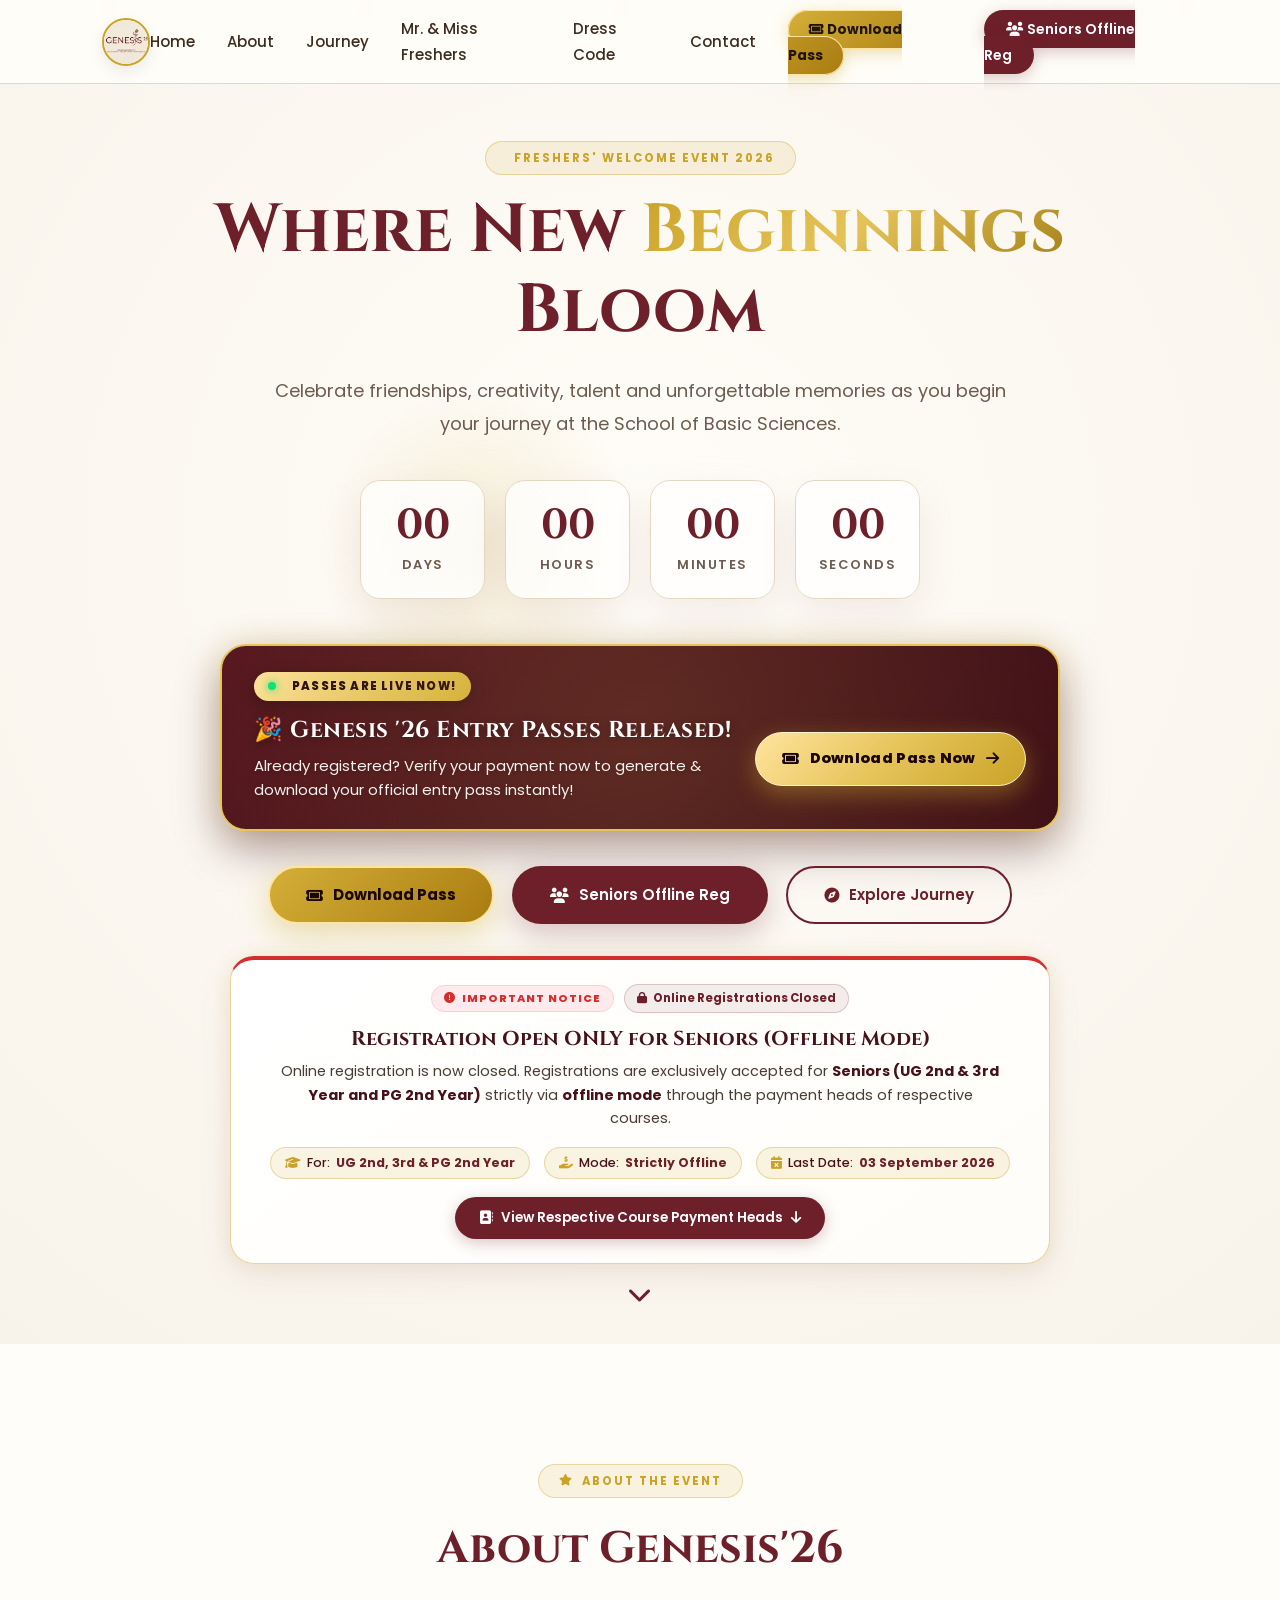
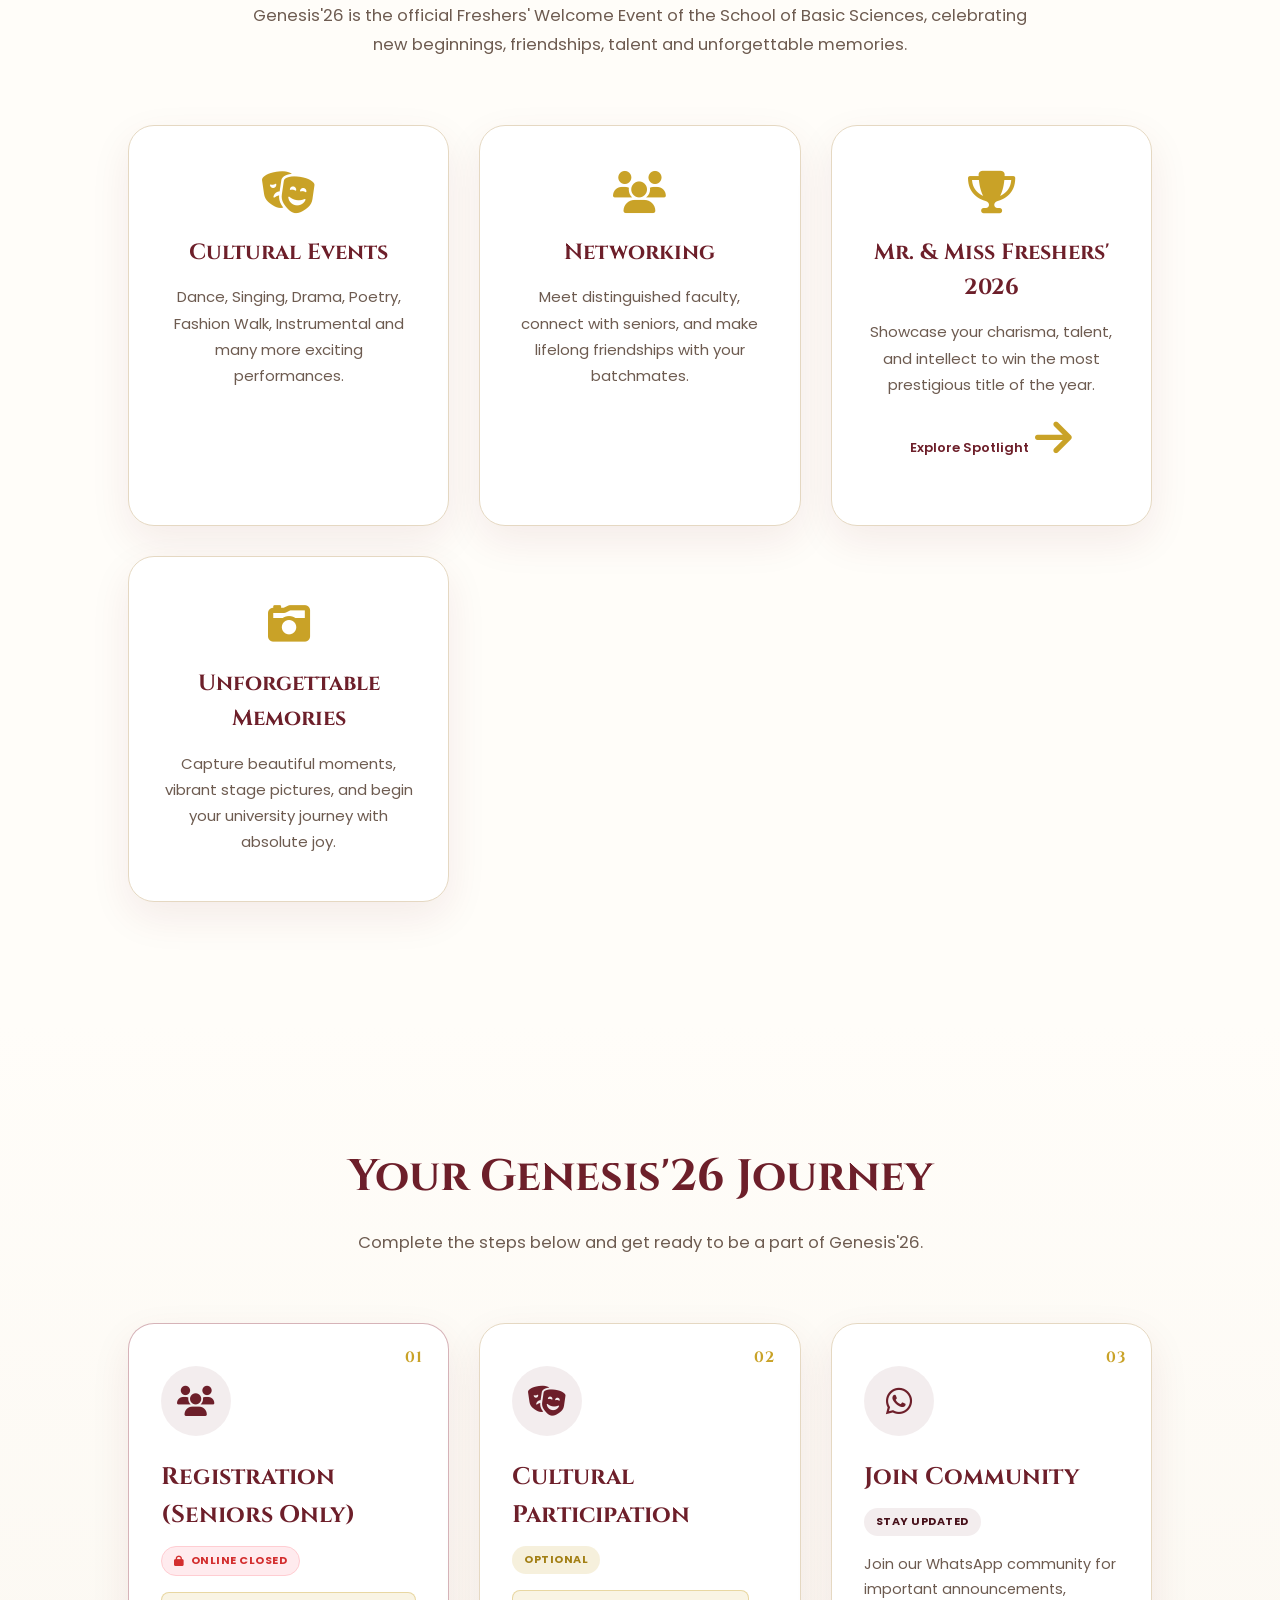
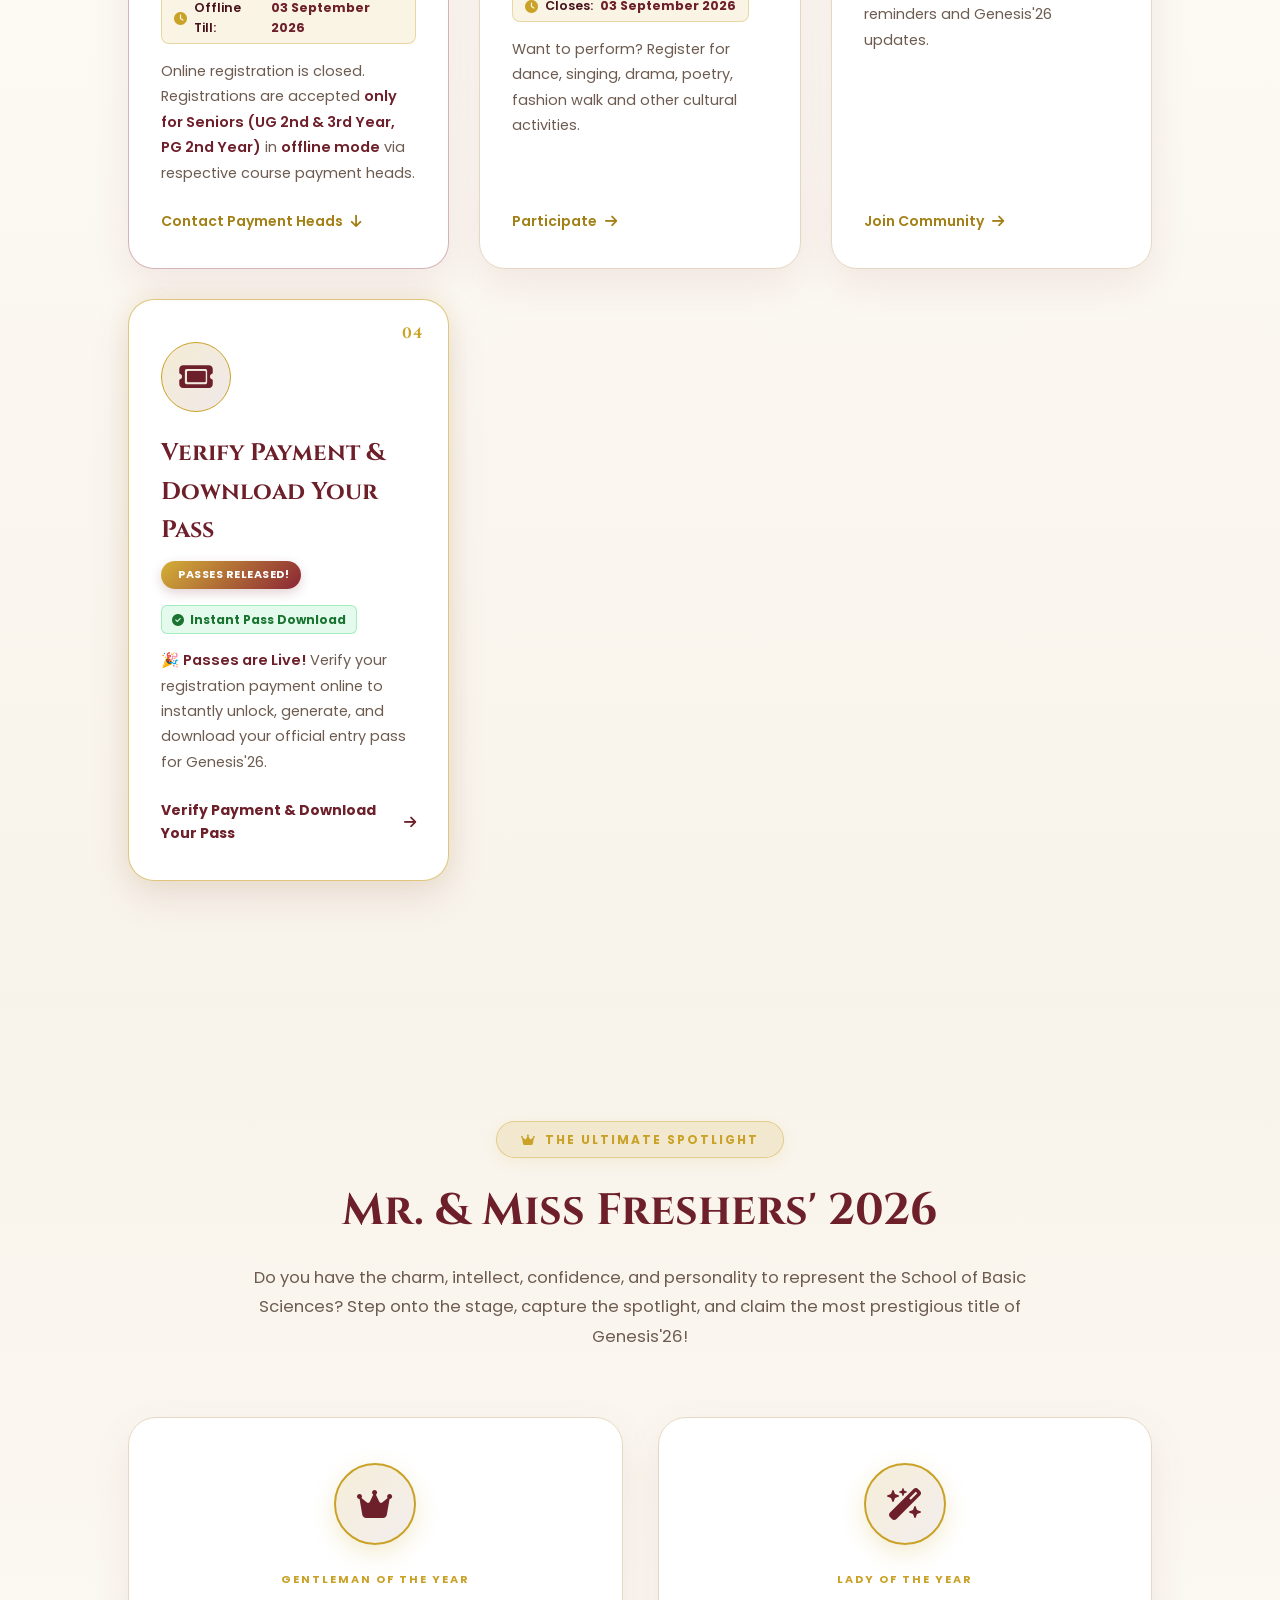
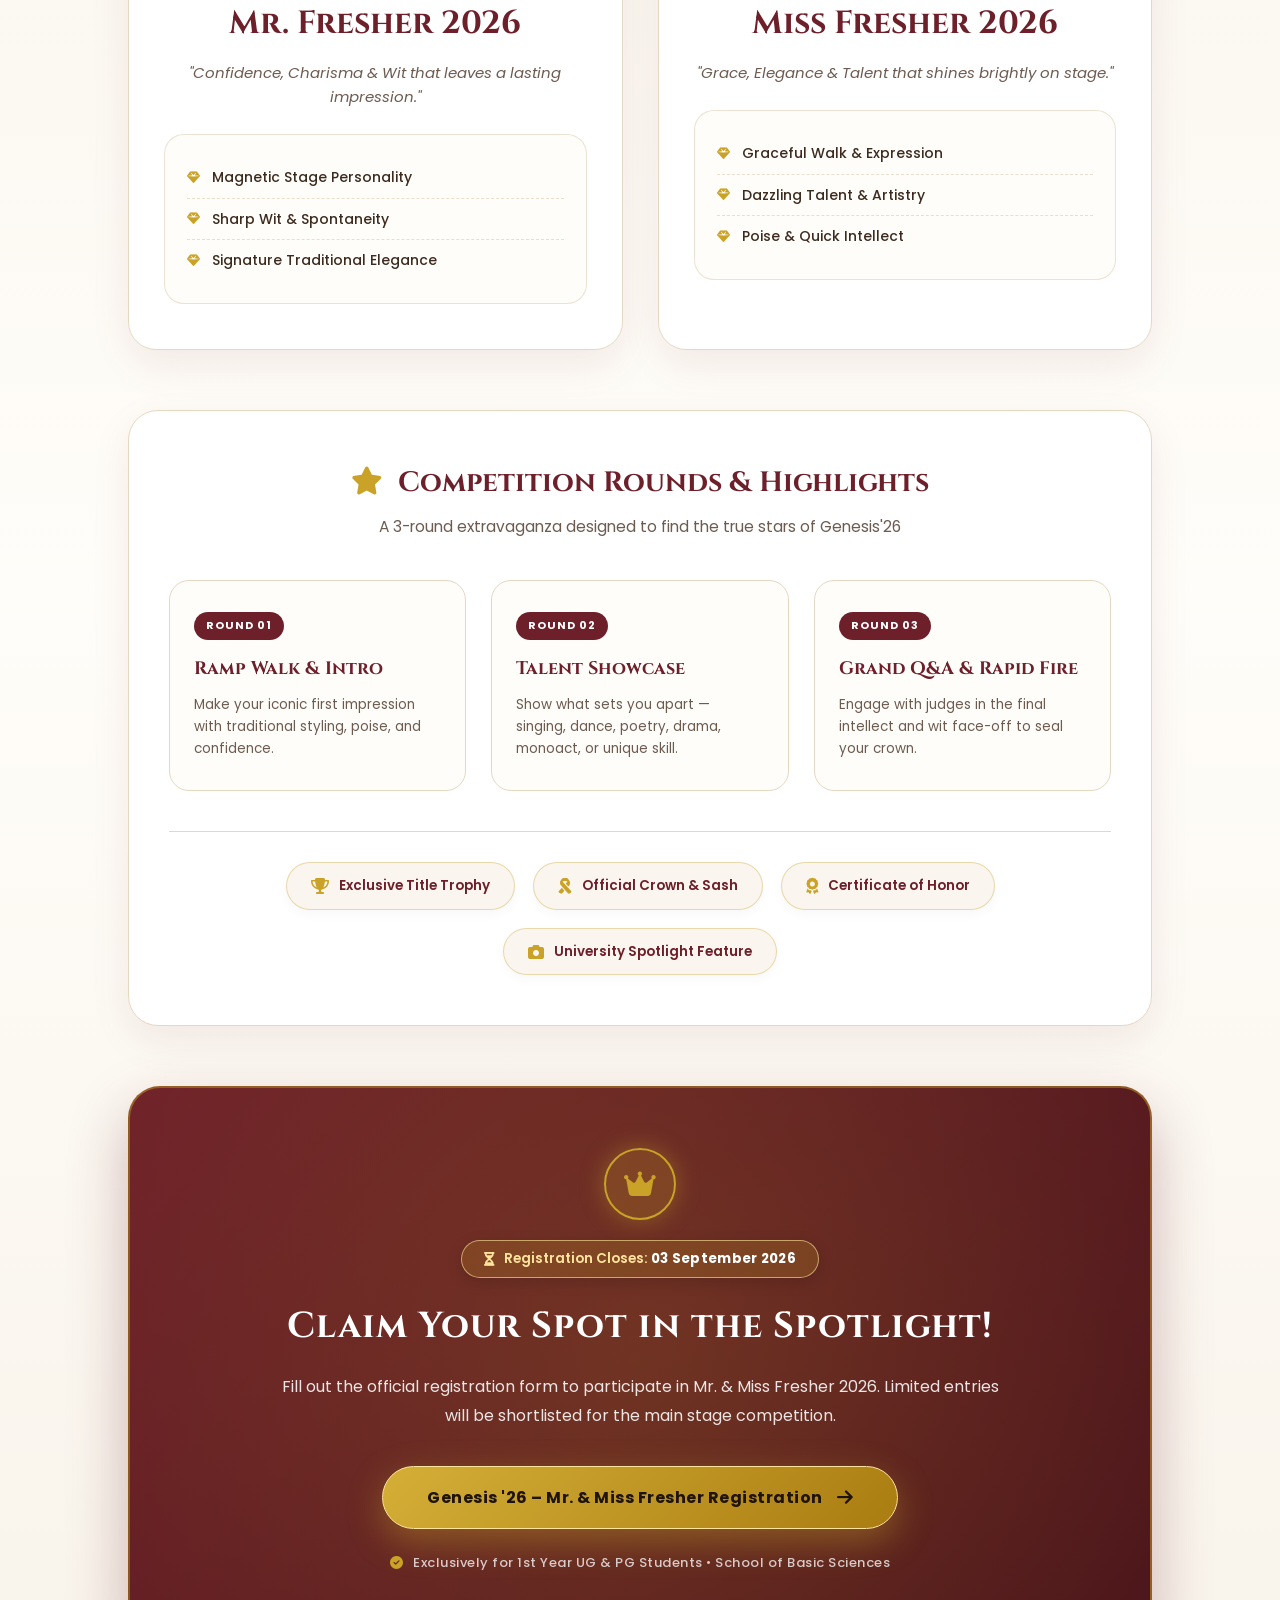
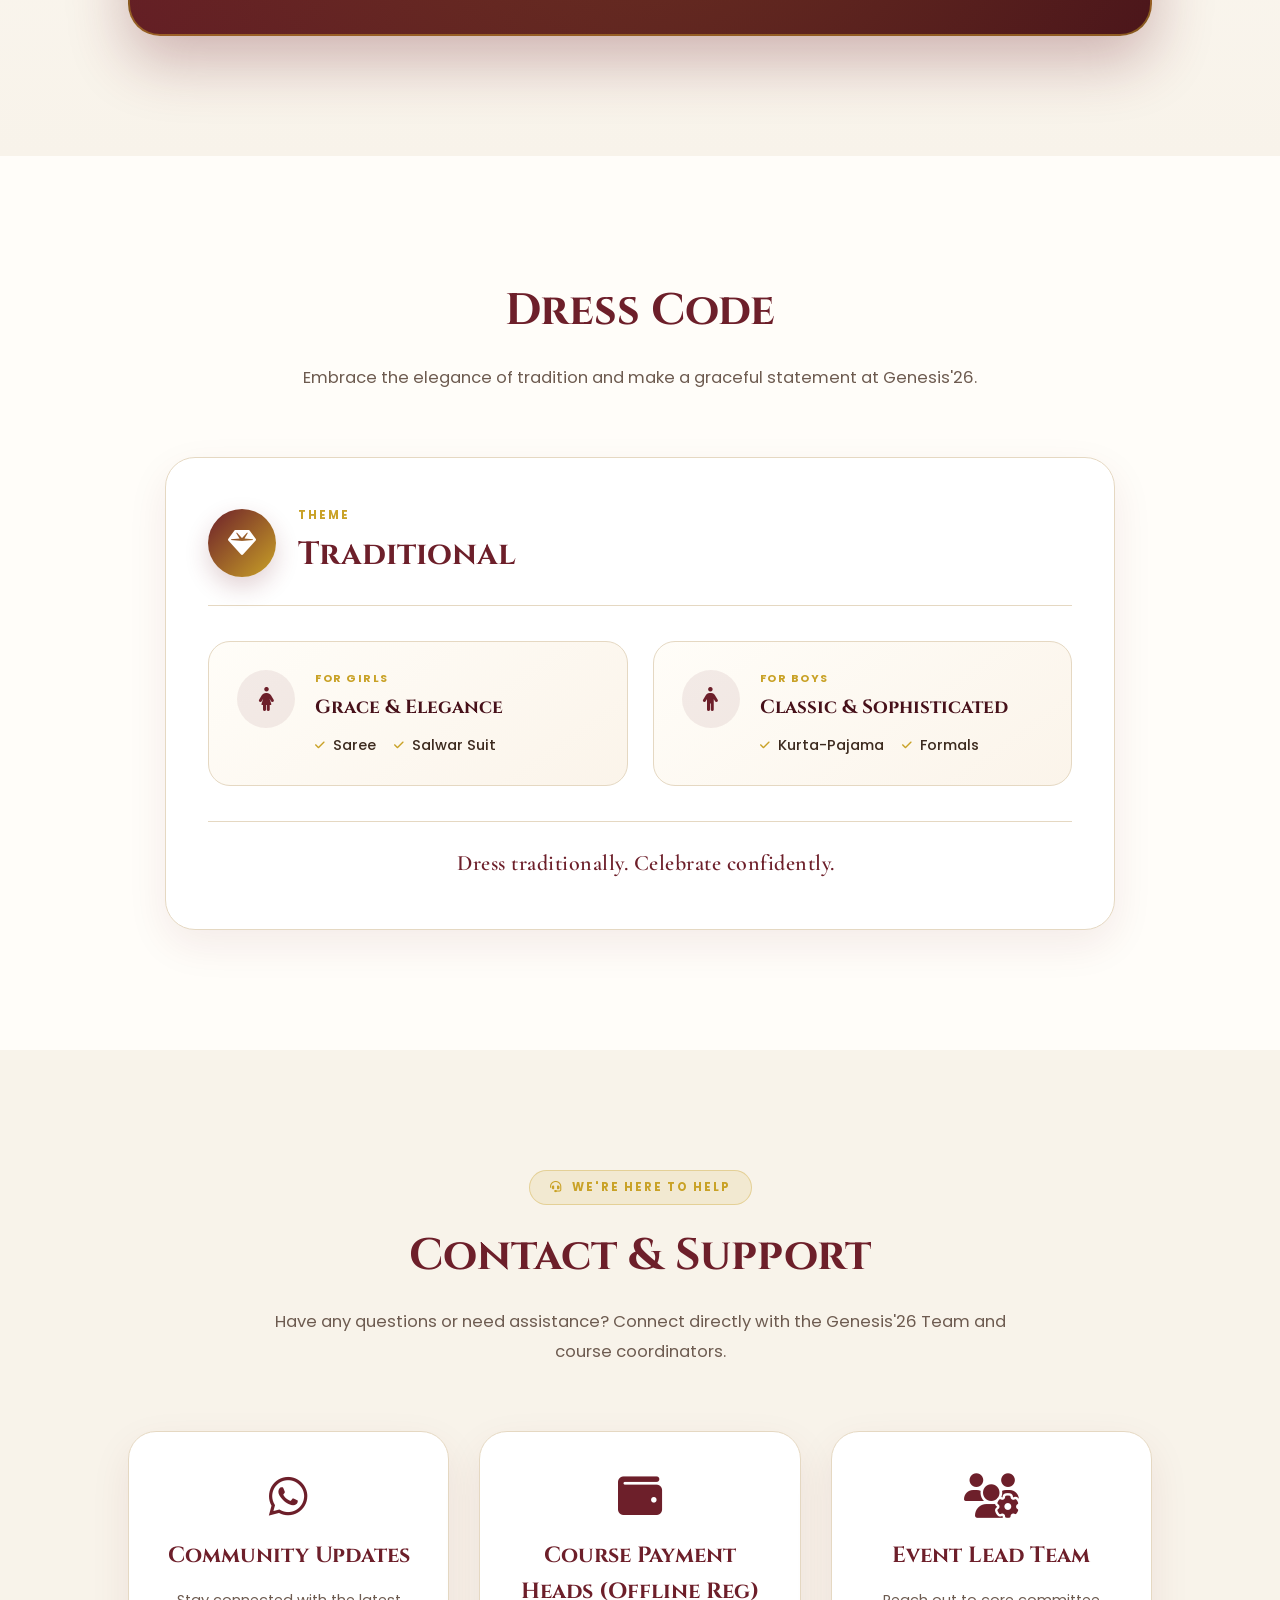
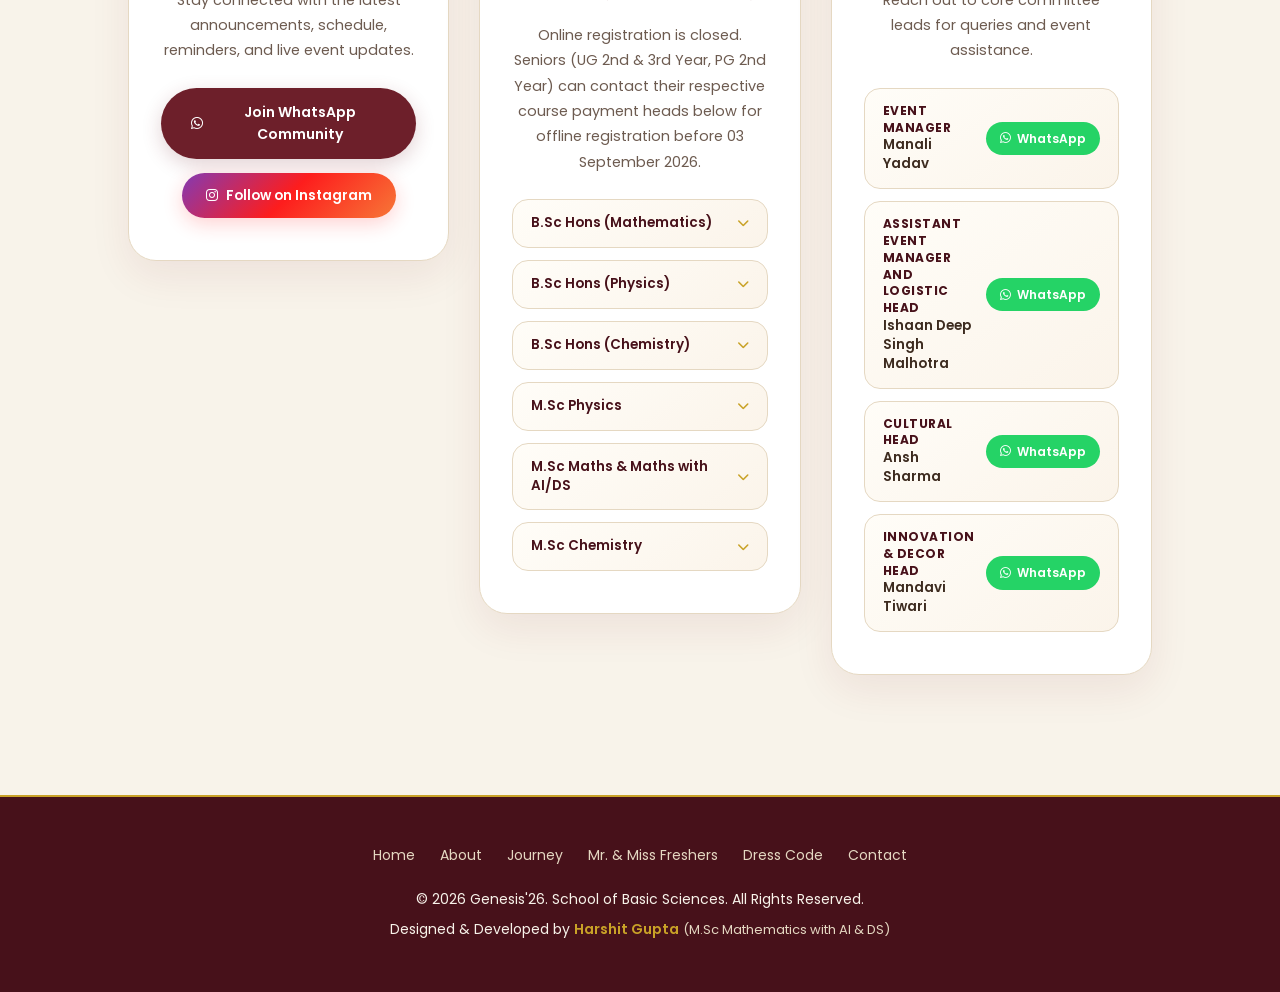
<file: index.html>
<!DOCTYPE html>
<html lang="en">

<head>

<meta charset="UTF-8">
<meta name="viewport" content="width=device-width, initial-scale=1.0">

<title>Genesis'26 | Freshers Welcome Event</title>

<!-- Google Fonts -->

<link rel="preconnect" href="https://fonts.googleapis.com">

<link rel="preconnect" href="https://fonts.gstatic.com" crossorigin>

<link href="https://fonts.googleapis.com/css2?family=Cinzel:wght@400;500;600;700&family=Cormorant+Garamond:wght@300;400;500;600&family=Poppins:wght@300;400;500;600;700&display=swap" rel="stylesheet">

<!-- Font Awesome -->

<link rel="stylesheet"
href="https://cdnjs.cloudflare.com/ajax/libs/font-awesome/6.6.0/css/all.min.css">

<!-- AOS -->

<link rel="stylesheet"
href="https://unpkg.com/aos@2.3.4/dist/aos.css">

<link rel="stylesheet" href="css/style.css?v=9">
<link rel="stylesheet" href="css/animation.css?v=9">
<link rel="stylesheet" href="css/responsive.css?v=9">

</head>

<body>

<!-- Loader -->

<div id="loader">

<h1>GENESIS'26</h1>

<div class="loading-line"></div>

</div>

<!-- Navigation -->

<!-- Navigation -->
<nav>

    <a href="#" class="logo">
        <div class="logo-circle">
            <img src="assets/logo.png" alt="Genesis'26 Logo">
        </div>
    </a>

    <!-- Desktop Menu -->
    <ul class="desktop-menu">
        <li><a href="#">Home</a></li>
        <li><a href="#about">About</a></li>
        <li><a href="#journey">Journey</a></li>
        <li><a href="#mrms-freshers">Mr. & Miss Freshers</a></li>
        <li><a href="#dress-code">Dress Code</a></li>
        <li><a href="#contact">Contact</a></li>
        <li>
            <a href="https://genesis26-mocha.vercel.app/"
               target="_blank"
               class="nav-pass-cta">
                <i class="fa-solid fa-ticket"></i> Download Pass
            </a>
        </li>
        <li>
            <a href="#reg-notice"
               class="nav-cta">
                <i class="fa-solid fa-users"></i> Seniors Offline Reg
            </a>
        </li>
    </ul>

    <!-- Mobile Menu Button -->
    <button class="menu-toggle" id="menuToggle" aria-label="Open Menu">
        <i class="fa-solid fa-bars"></i>
    </button>

</nav>

<!-- Mobile Menu -->
<div class="mobile-menu" id="mobileMenu">

    <a href="#"><i class="fa-solid fa-house"></i> Home</a>
    <a href="#about"><i class="fa-solid fa-sparkles"></i> About</a>
    <a href="#journey"><i class="fa-solid fa-route"></i> Journey</a>
    <a href="#mrms-freshers"><i class="fa-solid fa-crown"></i> Mr. & Miss Freshers</a>
    <a href="#dress-code"><i class="fa-solid fa-gem"></i> Dress Code</a>
    <a href="#contact"><i class="fa-solid fa-headset"></i> Contact</a>
    <a href="https://genesis26-mocha.vercel.app/"
       target="_blank"
       class="mobile-pass-cta">
        <i class="fa-solid fa-ticket"></i> Verify Payment & Download Pass
    </a>
    <a href="#reg-notice"
       class="mobile-nav-cta">
        <i class="fa-solid fa-users"></i> Seniors Offline Reg (Till 03/09)
    </a>

</div>

<!-- Hero Section -->

<section class="hero" id="home">

    <!-- Floating Petals -->
    <div class="petals">
        <span></span>
        <span></span>
        <span></span>
        <span></span>
        <span></span>
        <span></span>
    </div>

    <!-- Mouse Glow -->
    <div class="cursor-glow"></div>

    <div class="hero-content">

        <div class="section-tag" data-aos="fade-down">
            <i class="fa-solid fa-sparkles"></i> Freshers' Welcome Event 2026
        </div>

        <h1>
            Where New <span>Beginnings</span> Bloom
        </h1>

        <p>
            Celebrate friendships, creativity, talent and unforgettable
            memories as you begin your journey at the
            School of Basic Sciences.
        </p>

        <!-- Countdown -->

        <div class="countdown">

            <div>

                <h2 id="days">00</h2>

                <span>Days</span>

            </div>

            <div>

                <h2 id="hours">00</h2>

                <span>Hours</span>

            </div>

            <div>

                <h2 id="minutes">00</h2>

                <span>Minutes</span>

            </div>

            <div>

                <h2 id="seconds">00</h2>

                <span>Seconds</span>

            </div>

        </div>

        <!-- Highlighted Passes Released Announcement Banner -->
        <div class="passes-announcement-card" data-aos="zoom-in" data-aos-delay="150">
            <div class="passes-badge">
                <span class="passes-pulse-dot"></span>
                <i class="fa-solid fa-sparkles"></i> PASSES ARE LIVE NOW!
            </div>
            <div class="passes-card-body">
                <div class="passes-info">
                    <h3 class="passes-title">
                        🎉 Genesis '26 Entry Passes Released!
                    </h3>
                    <p class="passes-desc">
                        Already registered? Verify your payment now to generate & download your official entry pass instantly!
                    </p>
                </div>
                <a href="https://genesis26-mocha.vercel.app/" target="_blank" class="passes-download-btn">
                    <i class="fa-solid fa-ticket"></i>
                    <span>Download Pass Now</span>
                    <i class="fa-solid fa-arrow-right"></i>
                </a>
            </div>
        </div>

        <div class="buttons">

            <a href="https://genesis26-mocha.vercel.app/"
               target="_blank"
               class="btn passes-btn-highlight">
                <i class="fa-solid fa-ticket"></i> Download Pass
            </a>

            <a href="#reg-notice"
               class="btn">
                <i class="fa-solid fa-users"></i> Seniors Offline Reg
            </a>

            <a href="#journey" class="btn outline">
                <i class="fa-solid fa-compass"></i> Explore Journey
            </a>

        </div>

        <!-- Registration Status & Seniors Offline Notice Card -->
        <div class="reg-notice-wrapper" id="reg-notice" data-aos="fade-up" data-aos-delay="200">
            <div class="reg-notice-card">
                <div class="reg-notice-header">
                    <span class="reg-alert-badge">
                        <i class="fa-solid fa-circle-exclamation"></i> IMPORTANT NOTICE
                    </span>
                    <span class="reg-status-badge">
                        <i class="fa-solid fa-lock"></i> Online Registrations Closed
                    </span>
                </div>
                <div class="reg-notice-body">
                    <h4 class="reg-notice-title">
                        Registration Open ONLY for Seniors (Offline Mode)
                    </h4>
                    <p class="reg-notice-desc">
                        Online registration is now closed. Registrations are exclusively accepted for <strong>Seniors (UG 2nd & 3rd Year and PG 2nd Year)</strong> strictly via <strong>offline mode</strong> through the payment heads of respective courses.
                    </p>
                    <div class="reg-notice-meta">
                        <span class="reg-meta-item">
                            <i class="fa-solid fa-graduation-cap"></i> For: <strong>UG 2nd, 3rd & PG 2nd Year</strong>
                        </span>
                        <span class="reg-meta-item">
                            <i class="fa-solid fa-hand-holding-dollar"></i> Mode: <strong>Strictly Offline</strong>
                        </span>
                        <span class="reg-meta-item">
                            <i class="fa-solid fa-calendar-xmark"></i> Last Date: <strong>03 September 2026</strong>
                        </span>
                    </div>
                    <div class="reg-notice-action">
                        <a href="#contact" class="reg-contact-btn">
                            <i class="fa-solid fa-address-book"></i> View Respective Course Payment Heads <i class="fa-solid fa-arrow-down"></i>
                        </a>
                    </div>
                </div>
            </div>
        </div>

    </div>

    <a href="#about" class="scroll-down" aria-label="Scroll Down">

        <i class="fa-solid fa-chevron-down"></i>

    </a>

</section>

<!-- ================= About Genesis ================= -->

<section class="about" id="about">

    <div class="section-heading" data-aos="fade-up">

        <div class="section-tag">
            <i class="fa-solid fa-star"></i> About The Event
        </div>

        <h2>About Genesis'26</h2>

        <p>
            Genesis'26 is the official Freshers' Welcome Event of the
            School of Basic Sciences, celebrating new beginnings,
            friendships, talent and unforgettable memories.
        </p>

    </div>

    <div class="about-grid">

        <div class="about-card" data-aos="fade-up" data-aos-delay="100">

            <i class="fa-solid fa-masks-theater"></i>

            <h3>Cultural Events</h3>

            <p>
                Dance, Singing, Drama, Poetry, Fashion Walk,
                Instrumental and many more exciting performances.
            </p>

        </div>

        <div class="about-card" data-aos="fade-up" data-aos-delay="200">

            <i class="fa-solid fa-users"></i>

            <h3>Networking</h3>

            <p>
                Meet distinguished faculty, connect with seniors, and make
                lifelong friendships with your batchmates.
            </p>

        </div>

        <a href="#mrms-freshers" class="about-card" data-aos="fade-up" data-aos-delay="300">

            <i class="fa-solid fa-trophy"></i>

            <h3>Mr. & Miss Freshers' 2026</h3>

            <p>
                Showcase your charisma, talent, and intellect to win the most
                prestigious title of the year.
            </p>

            <span class="about-card-badge">
                Explore Spotlight <i class="fa-solid fa-arrow-right"></i>
            </span>

        </a>

        <div class="about-card" data-aos="fade-up" data-aos-delay="400">

            <i class="fa-solid fa-camera-retro"></i>

            <h3>Unforgettable Memories</h3>

            <p>
                Capture beautiful moments, vibrant stage pictures, and begin your
                university journey with absolute joy.
            </p>

        </div>

    </div>

</section>

<!-- ================= Journey ================= -->

<section class="journey" id="journey">

    <div class="section-heading" data-aos="fade-up">

        <h2>Your Genesis'26 Journey</h2>

        <p>
            Complete the steps below and get ready to be a part of Genesis'26.
        </p>

    </div>


    <div class="journey-grid">


        <!-- Step 1 -->

        <a href="#contact"
           class="journey-card offline-step-card"
           data-aos="zoom-in">

            <div class="step-number">
                01
            </div>

            <div class="icon">
                <i class="fa-solid fa-users"></i>
            </div>

            <h3>Registration (Seniors Only)</h3>

            <span class="journey-badge closed-badge">
                <i class="fa-solid fa-lock"></i> Online Closed
            </span>

            <div class="card-deadline-tag">
                <i class="fa-solid fa-clock"></i> Offline Till: <strong>03 September 2026</strong>
            </div>

            <p>
                Online registration is closed. Registrations are accepted <strong>only for Seniors (UG 2nd & 3rd Year, PG 2nd Year)</strong> in <strong>offline mode</strong> via respective course payment heads.
            </p>

            <span class="journey-action">
                Contact Payment Heads <i class="fa-solid fa-arrow-down"></i>
            </span>

        </a>


        <!-- Step 2 -->

        <a href="https://docs.google.com/forms/d/e/1FAIpQLSepn1GSnu598Kvq3gAB-x4eQe6qyn5uHbslV-omFj0wv4gcew/viewform?usp=send_form"
           class="journey-card"
           data-aos="zoom-in"
           data-aos-delay="100"
           target="_blank">

            <div class="step-number">
                02
            </div>

            <div class="icon">
                <i class="fa-solid fa-masks-theater"></i>
            </div>

            <h3>Cultural Participation</h3>

            <span class="journey-badge optional">
                Optional
            </span>

            <div class="card-deadline-tag">
                <i class="fa-solid fa-clock"></i> Closes: <strong>03 September 2026</strong>
            </div>

            <p>
                Want to perform? Register for dance, singing, drama,
                poetry, fashion walk and other cultural activities.
            </p>

            <span class="journey-action">
                Participate <i class="fa-solid fa-arrow-right"></i>
            </span>

        </a>


        <!-- Step 3 -->

        <a href="https://chat.whatsapp.com/CKkYuciwZ4v6nykFmKkNZO"
           class="journey-card"
           data-aos="zoom-in"
           data-aos-delay="200"
           target="_blank">

            <div class="step-number">
                03
            </div>

            <div class="icon">
                <i class="fa-brands fa-whatsapp"></i>
            </div>

            <h3>Join Community</h3>

            <span class="journey-badge recommended">
                Stay Updated
            </span>

            <p>
                Join our WhatsApp community for important announcements,
                reminders and Genesis'26 updates.
            </p>

            <span class="journey-action">
                Join Community <i class="fa-solid fa-arrow-right"></i>
            </span>

        </a>


        <!-- Step 4 -->

        <a href="https://genesis26-mocha.vercel.app/"
           class="journey-card passes-step-card"
           data-aos="zoom-in"
           data-aos-delay="300"
           target="_blank">

            <div class="step-number">
                04
            </div>

            <div class="icon passes-icon">
                <i class="fa-solid fa-ticket"></i>
            </div>

            <h3>Verify Payment & Download Your Pass</h3>

            <span class="journey-badge passes-live-badge">
                <i class="fa-solid fa-sparkles"></i> Passes Released!
            </span>

            <div class="card-passes-tag">
                <i class="fa-solid fa-circle-check"></i> Instant Pass Download
            </div>

            <p>
                🎉 <strong>Passes are Live!</strong> Verify your registration payment online to instantly unlock, generate, and download your official entry pass for Genesis'26.
            </p>

            <span class="journey-action passes-action">
                Verify Payment & Download Your Pass <i class="fa-solid fa-arrow-right"></i>
            </span>

        </a>

    </div>

</section>

<!-- ================= Mr. & Miss Freshers Section ================= -->

<section class="mrms-section" id="mrms-freshers">

    <div class="section-heading" data-aos="fade-up">

        <div class="spotlight-badge">
            <i class="fa-solid fa-crown"></i>
            <span>THE ULTIMATE SPOTLIGHT</span>
        </div>

        <h2>Mr. & Miss Freshers' 2026</h2>

        <p>
            Do you have the charm, intellect, confidence, and personality to represent
            the School of Basic Sciences? Step onto the stage, capture the spotlight,
            and claim the most prestigious title of Genesis'26!
        </p>

    </div>

    <!-- Dual Title Showcase Cards -->
    <div class="mrms-titles-grid">

        <!-- Mr. Fresher Card -->
        <div class="mrms-title-card mr-card" data-aos="fade-right" data-aos-delay="100">
            <div class="crown-icon-wrap">
                <i class="fa-solid fa-crown"></i>
            </div>
            <span class="title-tag">GENTLEMAN OF THE YEAR</span>
            <h3>Mr. Fresher 2026</h3>
            <p class="title-quote">"Confidence, Charisma & Wit that leaves a lasting impression."</p>

            <ul class="title-criteria">
                <li><i class="fa-solid fa-gem"></i> Magnetic Stage Personality</li>
                <li><i class="fa-solid fa-gem"></i> Sharp Wit & Spontaneity</li>
                <li><i class="fa-solid fa-gem"></i> Signature Traditional Elegance</li>
            </ul>
        </div>

        <!-- Miss Fresher Card -->
        <div class="mrms-title-card ms-card" data-aos="fade-left" data-aos-delay="200">
            <div class="crown-icon-wrap">
                <i class="fa-solid fa-wand-magic-sparkles"></i>
            </div>
            <span class="title-tag">LADY OF THE YEAR</span>
            <h3>Miss Fresher 2026</h3>
            <p class="title-quote">"Grace, Elegance & Talent that shines brightly on stage."</p>

            <ul class="title-criteria">
                <li><i class="fa-solid fa-gem"></i> Graceful Walk & Expression</li>
                <li><i class="fa-solid fa-gem"></i> Dazzling Talent & Artistry</li>
                <li><i class="fa-solid fa-gem"></i> Poise & Quick Intellect</li>
            </ul>
        </div>

    </div>

    <!-- Rounds & Competition Highlights -->
    <div class="mrms-rounds-wrap" data-aos="fade-up" data-aos-delay="250">
        <div class="mrms-rounds-header">
            <h3><i class="fa-solid fa-star"></i> Competition Rounds & Highlights</h3>
            <p>A 3-round extravaganza designed to find the true stars of Genesis'26</p>
        </div>

        <div class="mrms-rounds-grid">
            <div class="round-card">
                <span class="round-num">Round 01</span>
                <h4>Ramp Walk & Intro</h4>
                <p>Make your iconic first impression with traditional styling, poise, and confidence.</p>
            </div>

            <div class="round-card">
                <span class="round-num">Round 02</span>
                <h4>Talent Showcase</h4>
                <p>Show what sets you apart — singing, dance, poetry, drama, monoact, or unique skill.</p>
            </div>

            <div class="round-card">
                <span class="round-num">Round 03</span>
                <h4>Grand Q&A & Rapid Fire</h4>
                <p>Engage with judges in the final intellect and wit face-off to seal your crown.</p>
            </div>
        </div>

        <div class="mrms-perks">
            <div class="perk-item">
                <i class="fa-solid fa-trophy"></i>
                <span>Exclusive Title Trophy</span>
            </div>
            <div class="perk-item">
                <i class="fa-solid fa-ribbon"></i>
                <span>Official Crown & Sash</span>
            </div>
            <div class="perk-item">
                <i class="fa-solid fa-award"></i>
                <span>Certificate of Honor</span>
            </div>
            <div class="perk-item">
                <i class="fa-solid fa-camera"></i>
                <span>University Spotlight Feature</span>
            </div>
        </div>
    </div>

    <!-- Highlighted Call-To-Action Banner -->
    <div class="mrms-cta-banner" data-aos="zoom-in" data-aos-delay="300">
        <div class="mrms-cta-content">
            <div class="cta-crown">
                <i class="fa-solid fa-crown"></i>
            </div>
            
            <div class="mrms-deadline-badge">
                <i class="fa-solid fa-hourglass-half"></i>
                <span>Registration Closes: <strong>03 September 2026</strong></span>
            </div>

            <h3>Claim Your Spot in the Spotlight!</h3>
            <p>
                Fill out the official registration form to participate in Mr. & Miss Fresher 2026.
                Limited entries will be shortlisted for the main stage competition.
            </p>
            
            <a href="https://docs.google.com/forms/d/e/1FAIpQLSf9-P45pwdyvJISWkXBHHG60UiIFCu0jmnZuHa7Mhtq5X46Wg/viewform"
               class="mrms-cta-btn"
               target="_blank">
                <span class="btn-text">Genesis '26 – Mr. & Miss Fresher Registration</span>
                <i class="fa-solid fa-arrow-right"></i>
            </a>

            <span class="mrms-eligibility-note">
                <i class="fa-solid fa-circle-check"></i>
                Exclusively for 1st Year UG & PG Students • School of Basic Sciences
            </span>
        </div>
    </div>

</section>

<!-- ================= Dress Code ================= -->

<section class="dress-code" id="dress-code">

    <div class="section-heading" data-aos="fade-up">

        <h2>Dress Code</h2>

        <p>
            Embrace the elegance of tradition and make a graceful
            statement at Genesis'26.
        </p>

    </div>


    <div class="dress-code-card" data-aos="fade-up" data-aos-delay="100">

        <!-- Dress Code Header -->

        <div class="dress-header">

            <div class="dress-icon">
                <i class="fa-solid fa-gem"></i>
            </div>

            <div>
                <span class="dress-label">THEME</span>
                <h3>Traditional</h3>
            </div>

        </div>


        <!-- Dress Options -->

        <div class="dress-grid">


            <!-- Girls -->

            <div class="dress-item">

                <div class="dress-item-icon">
                    <i class="fa-solid fa-person-dress"></i>
                </div>

                <div class="dress-item-content">

                    <span class="dress-for">FOR GIRLS</span>

                    <h4>Grace & Elegance</h4>

                    <ul>
                        <li>
                            <i class="fa-solid fa-check"></i>
                            Saree
                        </li>

                        <li>
                            <i class="fa-solid fa-check"></i>
                            Salwar Suit
                        </li>
                    </ul>

                </div>

            </div>


            <!-- Boys -->

            <div class="dress-item">

                <div class="dress-item-icon">
                    <i class="fa-solid fa-person"></i>
                </div>

                <div class="dress-item-content">

                    <span class="dress-for">FOR BOYS</span>

                    <h4>Classic & Sophisticated</h4>

                    <ul>
                        <li>
                            <i class="fa-solid fa-check"></i>
                            Kurta-Pajama
                        </li>

                        <li>
                            <i class="fa-solid fa-check"></i>
                            Formals
                        </li>
                    </ul>

                </div>

            </div>


        </div>


        <!-- Dress Code Note -->

        <div class="dress-note">

            <i class="fa-solid fa-sparkles"></i>

            <p>
                Dress traditionally. Celebrate confidently.
            </p>

        </div>

    </div>

</section>


<!-- ================= Contact ================= -->

<section class="contact-section" id="contact">

    <div class="section-heading" data-aos="fade-up">

        <div class="section-tag">
            <i class="fa-solid fa-headset"></i> We're Here To Help
        </div>

        <h2>Contact & Support</h2>

        <p>
            Have any questions or need assistance? Connect directly with the Genesis'26 Team and course coordinators.
        </p>

    </div>

    <div class="contact-grid">

        <!-- Community Card -->
        <div class="contact-card" data-aos="fade-up">

            <i class="fa-brands fa-whatsapp"></i>

            <h3>Community Updates</h3>

            <p>
                Stay connected with the latest announcements, schedule,
                reminders, and live event updates.
            </p>

            <a href="https://chat.whatsapp.com/CKkYuciwZ4v6nykFmKkNZO"
               target="_blank"
               class="contact-btn">
                <i class="fa-brands fa-whatsapp"></i> Join WhatsApp Community
            </a>

            <a href="https://www.instagram.com/_.genesis._2026/"
               target="_blank"
               class="instagram-link">
                <i class="fa-brands fa-instagram"></i> Follow on Instagram
            </a>

        </div>

        <!-- Payment & Course Support Card -->
        <div class="contact-card coordinator-card"
             data-aos="fade-up"
             data-aos-delay="200">

            <i class="fa-solid fa-wallet"></i>

            <h3>Course Payment Heads (Offline Reg)</h3>

            <p class="coordinator-intro">
                Online registration is closed. Seniors (UG 2nd & 3rd Year, PG 2nd Year) can contact their respective course payment heads below for offline registration before 03 September 2026.
            </p>

            <div class="coordinator-list">

                <!-- Mathematics & Physics -->
                <details class="coordinator-item">
                    <summary>
                        <span>B.Sc Hons (Mathematics)</span>
                        <i class="fa-solid fa-chevron-down"></i>
                    </summary>
                    <div class="coordinator-details">
                        <p>Ishaan Deep Singh Malhotra</p>
                        <a href="https://wa.me/+918303491202" target="_blank">
                            <i class="fa-brands fa-whatsapp"></i> Message
                        </a>
                    </div>
                </details>

                <details class="coordinator-item">
                    <summary>
                        <span>B.Sc Hons (Physics)</span>
                        <i class="fa-solid fa-chevron-down"></i>
                    </summary>
                    <div class="coordinator-details">
                        <p>Shivanshu</p>
                        <a href="https://wa.me/+917388967557" target="_blank">
                            <i class="fa-brands fa-whatsapp"></i> Message
                        </a>
                    </div>
                </details>

                <!-- Chemistry -->
                <details class="coordinator-item">
                    <summary>
                        <span>B.Sc Hons (Chemistry)</span>
                        <i class="fa-solid fa-chevron-down"></i>
                    </summary>
                    <div class="coordinator-details">
                        <p>Sanyogita Omar</p>
                        <a href="https://wa.me/+919452030342" target="_blank">
                            <i class="fa-brands fa-whatsapp"></i> Message
                        </a>
                    </div>
                </details>

                <!-- M.Sc Physics -->
                <details class="coordinator-item">
                    <summary>
                        <span>M.Sc Physics</span>
                        <i class="fa-solid fa-chevron-down"></i>
                    </summary>
                    <div class="coordinator-details">
                        <p>Aryan Raj</p>
                        <a href="https://wa.me/+918467908646" target="_blank">
                            <i class="fa-brands fa-whatsapp"></i> Message
                        </a>
                    </div>
                </details>

                <!-- M.Sc Mathematics -->
                <details class="coordinator-item">
                    <summary>
                        <span>M.Sc Maths & Maths with AI/DS</span>
                        <i class="fa-solid fa-chevron-down"></i>
                    </summary>
                    <div class="coordinator-details">
                        <p>Vipin Kumar</p>
                        <a href="https://wa.me/+918601804759" target="_blank">
                            <i class="fa-brands fa-whatsapp"></i> Message
                        </a>
                    </div>
                </details>

                <!-- M.Sc Chemistry -->
                <details class="coordinator-item">
                    <summary>
                        <span>M.Sc Chemistry</span>
                        <i class="fa-solid fa-chevron-down"></i>
                    </summary>
                    <div class="coordinator-details">
                        <p>Kshama Yadav</p>
                        <a href="https://wa.me/+917080405771" target="_blank">
                            <i class="fa-brands fa-whatsapp"></i> Message
                        </a>
                    </div>
                </details>

            </div>

        </div>

        <!-- Event Coordination Team Card -->
        <div class="contact-card coordinator-card" data-aos="fade-up" data-aos-delay="100">

            <i class="fa-solid fa-users-gear"></i>

            <h3>Event Lead Team</h3>

            <p class="coordinator-intro">
                Reach out to core committee leads for queries and event assistance.
            </p>

            <div class="team-contact-list">

                <div class="team-contact-item">
                    <div class="team-info">
                        <strong>Event Manager</strong>
                        <span>Manali Yadav</span>
                    </div>
                    <a href="https://wa.me/+919555443849" target="_blank">
                        <i class="fa-brands fa-whatsapp"></i> WhatsApp
                    </a>
                </div>

                <div class="team-contact-item">
                    <div class="team-info">
                        <strong>Assistant Event Manager and Logistic Head</strong>
                        <span>Ishaan Deep Singh Malhotra</span>
                    </div>
                    <a href="https://wa.me/+918303491202" target="_blank">
                        <i class="fa-brands fa-whatsapp"></i> WhatsApp
                    </a>
                </div>

                <div class="team-contact-item">
                    <div class="team-info">
                        <strong>Cultural Head</strong>
                        <span>Ansh Sharma</span>
                    </div>
                    <a href="https://wa.me/+916387165866" target="_blank">
                        <i class="fa-brands fa-whatsapp"></i> WhatsApp
                    </a>
                </div>

                <div class="team-contact-item">
                    <div class="team-info">
                        <strong>Innovation & Decor Head</strong>
                        <span>Mandavi Tiwari</span>
                    </div>
                    <a href="https://wa.me/+919451834821" target="_blank">
                        <i class="fa-brands fa-whatsapp"></i> WhatsApp
                    </a>
                </div>

            </div>

        </div>

    </div>

</section>

<!-- ================= Footer ================= -->

<footer class="footer">

    <ul class="footer-links">
        <li><a href="#home">Home</a></li>
        <li><a href="#about">About</a></li>
        <li><a href="#journey">Journey</a></li>
        <li><a href="#mrms-freshers">Mr. & Miss Freshers</a></li>
        <li><a href="#dress-code">Dress Code</a></li>
        <li><a href="#contact">Contact</a></li>
    </ul>

    <p>
        © 2026 Genesis'26. School of Basic Sciences. All Rights Reserved.
    </p>

    <p>
        Designed & Developed by
        <strong>Harshit Gupta</strong>
        <span>(M.Sc Mathematics with AI & DS)</span>
    </p>

</footer>

<script src="https://cdnjs.cloudflare.com/ajax/libs/gsap/3.12.5/gsap.min.js"></script>
<script src="https://unpkg.com/aos@2.3.4/dist/aos.js"></script>
<script src="js/app.js?v=9"></script>

</body>

</html>
</file>
<file: css/style.css>
/* ===================================================
   GENESIS '26 - OFFICIAL EVENT STYLESHEET
   School of Basic Sciences | Freshers Welcome Event
   =================================================== */

:root {
    --primary: #6D1F2A;
    --primary-dark: #47111A;
    --primary-light: #8B2635;
    --secondary: #9B2C3C;

    --gold: #C9A227;
    --gold-light: #E5C358;
    --gold-dark: #A38016;

    --cream: #F8F3EA;
    --paper: #FFFDF9;
    --card-bg: #FFFFFF;

    --text: #3D2B1F;
    --text-muted: #6D5B50;
    --border: #E5D8C2;
    --border-gold: rgba(201, 162, 39, 0.4);

    --shadow-sm: 0 4px 15px rgba(0, 0, 0, 0.05);
    --shadow: 0 15px 40px rgba(109, 31, 42, 0.08);
    --shadow-lg: 0 25px 60px rgba(109, 31, 42, 0.15);
    --shadow-gold: 0 12px 35px rgba(201, 162, 39, 0.25);
}

/* ===========================
   Base & Reset
   =========================== */

* {
    margin: 0;
    padding: 0;
    box-sizing: border-box;
}

html {
    scroll-behavior: smooth;
}

body {
    font-family: 'Poppins', sans-serif;
    background: var(--cream);
    color: var(--text);
    overflow-x: hidden;
    line-height: 1.6;
}

/* Custom Scrollbar */
::-webkit-scrollbar {
    width: 10px;
}

::-webkit-scrollbar-track {
    background: var(--cream);
}

::-webkit-scrollbar-thumb {
    background: var(--primary);
    border-radius: 20px;
    border: 2px solid var(--cream);
}

::-webkit-scrollbar-thumb:hover {
    background: var(--gold);
}

/* ===========================
   Preloader
   =========================== */

#loader {
    position: fixed;
    inset: 0;
    background: var(--cream);
    display: flex;
    justify-content: center;
    align-items: center;
    flex-direction: column;
    z-index: 99999;
    transition: opacity 0.5s ease, visibility 0.5s ease;
    animation: autoDismissLoader 0.6s ease 2.2s forwards;
}

#loader.hide {
    opacity: 0 !important;
    visibility: hidden !important;
    pointer-events: none !important;
}

@keyframes autoDismissLoader {
    to {
        opacity: 0;
        visibility: hidden;
        pointer-events: none;
    }
}

#loader h1 {
    font-family: 'Cinzel', serif;
    font-size: 52px;
    color: var(--primary);
    letter-spacing: 8px;
    font-weight: 700;
}

.loading-line {
    width: 220px;
    height: 4px;
    background: rgba(229, 216, 194, 0.6);
    margin-top: 25px;
    overflow: hidden;
    border-radius: 50px;
    position: relative;
}

.loading-line::after {
    content: "";
    display: block;
    width: 45%;
    height: 100%;
    background: var(--gold);
    border-radius: 50px;
    animation: loading 1.4s infinite ease-in-out;
}

@keyframes loading {
    0% { transform: translateX(-100%); }
    100% { transform: translateX(300%); }
}

/* ===========================
   Mouse Glow & Visual Accents
   =========================== */

.cursor-glow {
    position: fixed;
    width: 320px;
    height: 320px;
    background: radial-gradient(circle, rgba(201, 162, 39, 0.15), transparent 70%);
    pointer-events: none;
    border-radius: 50%;
    transform: translate(-50%, -50%);
    z-index: 0;
    transition: opacity 0.3s ease;
}

/* ===========================
   Navigation
   =========================== */

nav {
    position: fixed;
    top: 0;
    left: 0;
    width: 100%;
    padding: 16px 8%;
    display: flex;
    justify-content: space-between;
    align-items: center;
    background: rgba(255, 253, 248, 0.92);
    backdrop-filter: blur(18px);
    -webkit-backdrop-filter: blur(18px);
    z-index: 1000;
    border-bottom: 1px solid var(--border);
    transition: all 0.35s ease;
}

.logo {
    display: flex;
    align-items: center;
    gap: 12px;
    text-decoration: none;
}

.logo-circle {
    width: 48px;
    height: 48px;
    background: var(--paper);
    border-radius: 50%;
    display: flex;
    justify-content: center;
    align-items: center;
    box-shadow: 0 6px 16px rgba(0, 0, 0, 0.08);
    border: 2px solid var(--gold);
    overflow: hidden;
}

.logo img {
    width: 50px;
    height: 50px;
    object-fit: contain;
}

/* Desktop Menu */
.desktop-menu {
    display: flex;
    list-style: none;
    gap: 32px;
    align-items: center;
}

.desktop-menu a {
    text-decoration: none;
    font-weight: 500;
    font-size: 15px;
    color: var(--text);
    transition: color 0.3s ease;
    position: relative;
    padding: 4px 0;
}

.desktop-menu a::after {
    content: "";
    position: absolute;
    bottom: 0;
    left: 0;
    width: 0;
    height: 2px;
    background: var(--gold);
    transition: width 0.3s ease;
}

.desktop-menu a:hover {
    color: var(--primary);
}

.desktop-menu a:hover::after {
    width: 100%;
}

.nav-cta {
    background: var(--primary) !important;
    color: white !important;
    padding: 9px 22px !important;
    border-radius: 50px !important;
    font-weight: 600 !important;
    font-size: 14px !important;
    box-shadow: 0 4px 15px rgba(109, 31, 42, 0.25);
    transition: all 0.3s ease !important;
}

.nav-cta::after {
    display: none !important;
}

.nav-cta:hover {
    background: var(--gold) !important;
    color: #1f130b !important;
    transform: translateY(-2px);
    box-shadow: 0 6px 20px rgba(201, 162, 39, 0.35);
}

.nav-pass-cta {
    background: linear-gradient(135deg, #D4AF37 0%, #AA7C11 100%) !important;
    color: #1f130b !important;
    padding: 9px 20px !important;
    border-radius: 50px !important;
    font-weight: 700 !important;
    font-size: 13.5px !important;
    border: 1px solid #FFE49E !important;
    box-shadow: 0 4px 15px rgba(201, 162, 39, 0.35) !important;
    transition: all 0.3s ease !important;
}

.nav-pass-cta::after {
    display: none !important;
}

.nav-pass-cta:hover {
    background: linear-gradient(135deg, #FFE49E 0%, #D4AF37 100%) !important;
    transform: translateY(-2px);
    box-shadow: 0 6px 20px rgba(201, 162, 39, 0.5) !important;
    color: #000000 !important;
}

/* Mobile Menu Toggle */
.menu-toggle {
    display: none;
    width: 44px;
    height: 44px;
    border: none;
    border-radius: 50%;
    background: var(--primary);
    color: white;
    font-size: 18px;
    cursor: pointer;
    align-items: center;
    justify-content: center;
    transition: 0.3s ease;
}

.menu-toggle:hover {
    background: var(--primary-dark);
}

/* Mobile Menu Drawer */
.mobile-menu {
    display: none;
}

@media (max-width: 992px) {
    .desktop-menu {
        display: none;
    }

    .menu-toggle {
        display: flex;
    }

    .mobile-menu {
        display: flex;
        position: fixed;
        top: 82px;
        left: 20px;
        right: 20px;
        background: rgba(255, 253, 248, 0.98);
        backdrop-filter: blur(20px);
        -webkit-backdrop-filter: blur(20px);
        border: 1px solid var(--border);
        border-radius: 24px;
        padding: 20px;
        box-shadow: var(--shadow-lg);
        z-index: 999;
        flex-direction: column;
        gap: 6px;
        opacity: 0;
        visibility: hidden;
        transform: translateY(-15px);
        transition: all 0.35s ease;
    }

    .mobile-menu.active {
        opacity: 1;
        visibility: visible;
        transform: translateY(0);
    }

    .mobile-menu a {
        text-decoration: none;
        color: var(--text);
        font-weight: 500;
        padding: 13px 18px;
        border-radius: 14px;
        transition: 0.3s ease;
        font-size: 15px;
        display: flex;
        align-items: center;
        gap: 12px;
    }

    .mobile-menu a:hover {
        background: rgba(109, 31, 42, 0.08);
        color: var(--primary);
    }

    .mobile-menu .mobile-pass-cta {
        background: linear-gradient(135deg, #D4AF37 0%, #AA7C11 100%) !important;
        color: #1f130b !important;
        text-align: center;
        justify-content: center;
        margin-top: 8px;
        font-weight: 700;
        border: 1px solid #FFE49E !important;
        box-shadow: 0 4px 15px rgba(201, 162, 39, 0.3);
    }

    .mobile-menu .mobile-nav-cta {
        background: var(--primary) !important;
        color: white !important;
        text-align: center;
        justify-content: center;
        margin-top: 6px;
        font-weight: 600;
    }
}

/* ===========================
   Hero Section
   =========================== */

.hero {
    min-height: 100vh;
    position: relative;
    display: flex;
    justify-content: center;
    align-items: center;
    text-align: center;
    padding: 140px 20px 80px;
    background: radial-gradient(circle at center 40%, rgba(255, 253, 248, 0.95), rgba(248, 243, 234, 0.90));
    overflow: hidden;
}

.hero-content {
    max-width: 900px;
    position: relative;
    z-index: 2;
}

.hero h3 {
    font-size: 20px;
    letter-spacing: 3px;
    color: var(--gold);
    margin-bottom: 16px;
    text-transform: uppercase;
    font-weight: 600;
}

.hero h1 {
    font-family: 'Cinzel', serif;
    font-size: 68px;
    color: var(--primary);
    margin-bottom: 22px;
    line-height: 1.18;
    font-weight: 700;
}

.hero h1 span {
    color: var(--gold);
    background: linear-gradient(135deg, var(--gold) 0%, #E5C358 50%, var(--gold-dark) 100%);
    -webkit-background-clip: text;
    -webkit-text-fill-color: transparent;
}

.hero p {
    font-size: 18px;
    line-height: 1.85;
    margin-bottom: 40px;
    color: var(--text-muted);
    max-width: 750px;
    margin-left: auto;
    margin-right: auto;
}

/* Countdown Timer */
.countdown {
    display: flex !important;
    justify-content: center;
    align-items: center;
    gap: 20px;
    margin: 40px auto 45px;
    flex-wrap: wrap;
    max-width: 640px;
}

.countdown div {
    width: 125px;
    background: rgba(255, 255, 255, 0.75);
    backdrop-filter: blur(14px);
    -webkit-backdrop-filter: blur(14px);
    padding: 22px 15px;
    border-radius: 20px;
    box-shadow: var(--shadow);
    border: 1px solid var(--border);
    transition: all 0.4s ease;
    text-align: center;
}

.countdown div:hover {
    transform: translateY(-8px);
    border-color: var(--gold);
    box-shadow: var(--shadow-gold);
    background: rgba(255, 255, 255, 0.95);
}

.countdown h2 {
    font-size: 42px;
    color: var(--primary);
    font-family: 'Cinzel', serif;
    font-weight: 700;
    line-height: 1.1;
    margin: 0;
}

.countdown span {
    font-size: 13px;
    letter-spacing: 1.5px;
    color: var(--text-muted);
    text-transform: uppercase;
    font-weight: 600;
    display: block;
    margin-top: 6px;
}

/* ===========================
   Passes Released Announcement Card
   =========================== */

.passes-announcement-card {
    background: linear-gradient(135deg, #53141E 0%, #3B0D15 100%) !important;
    border: 2px solid #E5C358 !important;
    border-radius: 26px !important;
    padding: 26px 32px !important;
    margin: 28px auto 35px !important;
    max-width: 840px !important;
    box-shadow: 0 18px 45px rgba(60, 13, 22, 0.4), 0 0 30px rgba(229, 195, 88, 0.25) !important;
    position: relative;
    overflow: hidden;
    text-align: left;
    backdrop-filter: blur(16px);
    -webkit-backdrop-filter: blur(16px);
    transition: all 0.35s ease;
}

.passes-announcement-card::before {
    content: "";
    position: absolute;
    top: -50%;
    left: -50%;
    width: 200%;
    height: 200%;
    background: radial-gradient(circle, rgba(229, 195, 88, 0.15) 0%, transparent 60%);
    pointer-events: none;
}

.passes-announcement-card:hover {
    transform: translateY(-4px);
    box-shadow: 0 24px 55px rgba(60, 13, 22, 0.5), 0 0 40px rgba(229, 195, 88, 0.35) !important;
    border-color: #FFE49E !important;
}

.passes-badge {
    display: inline-flex;
    align-items: center;
    gap: 8px;
    background: linear-gradient(135deg, #FFE49E 0%, #D4AF37 100%) !important;
    color: #24070B !important;
    font-size: 11.5px !important;
    font-weight: 800 !important;
    letter-spacing: 1.2px !important;
    padding: 5px 14px !important;
    border-radius: 50px !important;
    margin-bottom: 14px !important;
    text-transform: uppercase !important;
    box-shadow: 0 4px 15px rgba(0, 0, 0, 0.3) !important;
    border: none !important;
}

.passes-badge i {
    color: #24070B !important;
    font-size: 11px !important;
}

.passes-pulse-dot {
    width: 8px;
    height: 8px;
    background: #00E676 !important;
    border-radius: 50%;
    box-shadow: 0 0 8px #00E676;
    animation: beaconRipple 1.6s infinite ease-out;
}

.passes-card-body {
    display: flex;
    align-items: center;
    justify-content: space-between;
    gap: 24px;
    position: relative;
    z-index: 2;
}

.passes-info {
    flex: 1;
}

/* Explicit high-specificity to override .hero h3 */
.hero .passes-announcement-card h3.passes-title,
.hero h3.passes-title,
.passes-title {
    font-family: 'Cinzel', serif !important;
    font-size: 23px !important;
    color: #FFFFFF !important;
    margin-bottom: 8px !important;
    font-weight: 700 !important;
    line-height: 1.35 !important;
    letter-spacing: 0.5px !important;
    text-transform: none !important;
    text-shadow: 0 2px 10px rgba(0, 0, 0, 0.35) !important;
}

/* Explicit high-specificity to override .hero p */
.hero .passes-announcement-card p.passes-desc,
.hero p.passes-desc,
.passes-desc {
    font-size: 15px !important;
    color: #FFFDF9 !important;
    line-height: 1.65 !important;
    margin: 0 !important;
    max-width: 100% !important;
    font-weight: 400 !important;
    opacity: 0.95 !important;
    text-shadow: 0 1px 4px rgba(0, 0, 0, 0.25) !important;
}

.passes-download-btn {
    display: inline-flex;
    align-items: center;
    gap: 10px;
    background: linear-gradient(135deg, #FFE49E 0%, #E5C358 50%, #C9A227 100%) !important;
    color: #1A0609 !important;
    padding: 14px 26px !important;
    border-radius: 50px !important;
    font-size: 14.5px !important;
    font-weight: 800 !important;
    text-decoration: none !important;
    box-shadow: 0 8px 25px rgba(201, 162, 39, 0.45) !important;
    border: 1px solid #FFF5D0 !important;
    transition: all 0.35s ease;
    flex-shrink: 0;
    letter-spacing: 0.3px;
    white-space: nowrap;
}

.passes-download-btn:hover {
    transform: translateY(-3px) scale(1.03);
    box-shadow: 0 14px 35px rgba(229, 195, 88, 0.65) !important;
    background: linear-gradient(135deg, #FFFFFF 0%, #FFE49E 60%, #E5C358 100%) !important;
    color: #000000 !important;
}

.passes-download-btn i {
    color: #1A0609 !important;
    font-size: 15px !important;
}

.passes-download-btn i:last-child {
    transition: transform 0.3s ease;
}

.passes-download-btn:hover i:last-child {
    transform: translateX(4px);
}

/* Hero Action Buttons */
.buttons {
    display: flex;
    justify-content: center;
    gap: 18px;
    flex-wrap: wrap;
}

.btn {
    display: inline-flex;
    align-items: center;
    justify-content: center;
    gap: 10px;
    padding: 15px 36px;
    background: var(--primary);
    color: white !important;
    border-radius: 50px;
    text-decoration: none;
    font-weight: 600;
    font-size: 15px;
    transition: all 0.35s ease;
    box-shadow: 0 10px 30px rgba(109, 31, 42, 0.25);
    border: 2px solid transparent;
}

.btn:hover {
    transform: translateY(-5px);
    background: var(--primary-dark);
    box-shadow: 0 15px 35px rgba(109, 31, 42, 0.35);
    color: white !important;
}

.passes-btn-highlight {
    background: linear-gradient(135deg, #D4AF37 0%, #AA7C11 100%) !important;
    color: #1A0609 !important;
    border: 2px solid #FFE49E !important;
    font-weight: 700 !important;
    box-shadow: 0 10px 30px rgba(201, 162, 39, 0.35) !important;
}

.passes-btn-highlight i {
    color: #1A0609 !important;
}

.passes-btn-highlight:hover {
    background: linear-gradient(135deg, #FFE49E 0%, #D4AF37 100%) !important;
    color: #000000 !important;
    box-shadow: 0 14px 35px rgba(201, 162, 39, 0.5) !important;
    transform: translateY(-5px);
}

.btn.outline {
    background: transparent;
    border: 2px solid var(--primary);
    color: var(--primary) !important;
    box-shadow: none;
}

.btn.outline:hover {
    background: var(--primary);
    color: white !important;
    box-shadow: 0 10px 30px rgba(109, 31, 42, 0.2);
}

/* ===========================
   Registration Status Notice Card (Seniors Offline Only)
   =========================== */

.reg-notice-wrapper {
    display: flex;
    justify-content: center;
    margin-top: 32px;
    width: 100%;
}

.reg-notice-card {
    background: linear-gradient(145deg, #FFFFFF 0%, #FFFDF9 100%);
    border: 1.5px solid rgba(201, 162, 39, 0.45);
    border-top: 4px solid #D32F2F;
    border-radius: 24px;
    padding: 24px 28px;
    max-width: 820px;
    width: 100%;
    text-align: center;
    box-shadow: 0 12px 35px rgba(109, 31, 42, 0.08), 0 0 20px rgba(201, 162, 39, 0.12);
    backdrop-filter: blur(14px);
    -webkit-backdrop-filter: blur(14px);
    transition: all 0.35s ease;
}

.reg-notice-card:hover {
    transform: translateY(-3px);
    border-color: var(--primary);
    box-shadow: 0 16px 45px rgba(109, 31, 42, 0.12), 0 0 25px rgba(201, 162, 39, 0.2);
}

.reg-notice-header {
    display: flex;
    align-items: center;
    justify-content: center;
    gap: 10px;
    flex-wrap: wrap;
    margin-bottom: 12px;
}

.reg-alert-badge {
    display: inline-flex;
    align-items: center;
    gap: 6px;
    background: #FFEBEE;
    color: #D32F2F;
    border: 1px solid #FFCDD2;
    font-size: 11px;
    font-weight: 800;
    letter-spacing: 1px;
    text-transform: uppercase;
    padding: 4px 12px;
    border-radius: 50px;
}

.reg-status-badge {
    display: inline-flex;
    align-items: center;
    gap: 6px;
    background: rgba(109, 31, 42, 0.08);
    color: var(--primary);
    font-size: 11.5px;
    font-weight: 700;
    padding: 4px 12px;
    border-radius: 50px;
    border: 1px solid rgba(109, 31, 42, 0.2);
}

.hero .reg-notice-card h4.reg-notice-title,
.reg-notice-title {
    font-family: 'Cinzel', serif !important;
    font-size: 20px !important;
    color: var(--primary-dark) !important;
    margin-bottom: 8px !important;
    font-weight: 700 !important;
    line-height: 1.35 !important;
}

.hero .reg-notice-card p.reg-notice-desc,
.reg-notice-desc {
    font-size: 14.5px !important;
    color: #4A3B32 !important;
    line-height: 1.65 !important;
    margin: 0 auto 16px !important;
    max-width: 720px !important;
}

.hero .reg-notice-card p.reg-notice-desc strong {
    color: var(--primary-dark) !important;
    font-weight: 700 !important;
}

.reg-notice-meta {
    display: flex;
    justify-content: center;
    flex-wrap: wrap;
    gap: 10px 14px;
    margin-bottom: 18px;
}

.reg-meta-item {
    display: inline-flex;
    align-items: center;
    gap: 6px;
    background: rgba(201, 162, 39, 0.12);
    border: 1px solid rgba(201, 162, 39, 0.35);
    color: var(--primary-dark);
    font-size: 12.5px;
    font-weight: 500;
    padding: 5px 14px;
    border-radius: 50px;
}

.reg-meta-item i {
    color: var(--gold);
}

.reg-meta-item strong {
    color: var(--primary);
    font-weight: 700;
}

.reg-contact-btn {
    display: inline-flex;
    align-items: center;
    gap: 8px;
    background: var(--primary);
    color: white !important;
    font-size: 13.5px;
    font-weight: 600;
    padding: 10px 24px;
    border-radius: 50px;
    text-decoration: none;
    box-shadow: 0 4px 15px rgba(109, 31, 42, 0.25);
    transition: all 0.3s ease;
}

.reg-contact-btn:hover {
    background: var(--gold);
    color: #1A0609 !important;
    transform: translateY(-2px);
    box-shadow: 0 6px 20px rgba(201, 162, 39, 0.4);
}

.reg-contact-btn i:last-child {
    transition: transform 0.3s ease;
}

.reg-contact-btn:hover i:last-child {
    transform: translateY(3px);
}

/* Floating Petals */
.petals {
    position: absolute;
    inset: 0;
    overflow: hidden;
    pointer-events: none;
    z-index: 1;
}

.petals span {
    position: absolute;
    width: 16px;
    height: 16px;
    background: var(--gold);
    opacity: 0.22;
    border-radius: 60% 40% 70% 30%;
    animation: petals linear infinite;
}

.petals span:nth-child(1) { left: 8%; animation-duration: 12s; animation-delay: 0s; }
.petals span:nth-child(2) { left: 28%; animation-duration: 16s; animation-delay: 2s; }
.petals span:nth-child(3) { left: 48%; animation-duration: 14s; animation-delay: 5s; }
.petals span:nth-child(4) { left: 65%; animation-duration: 17s; animation-delay: 3s; }
.petals span:nth-child(5) { left: 82%; animation-duration: 13s; animation-delay: 6s; }
.petals span:nth-child(6) { left: 92%; animation-duration: 15s; animation-delay: 1s; }

@keyframes petals {
    0% { transform: translateY(-80px) rotate(0); }
    100% { transform: translateY(105vh) rotate(360deg); }
}

/* Scroll Down Icon */
.scroll-down {
    position: absolute;
    bottom: 30px;
    left: 50%;
    transform: translateX(-50%);
    font-size: 24px;
    color: var(--primary);
    animation: bounce 2.2s infinite;
    z-index: 2;
}

@keyframes bounce {
    0%, 100% { transform: translate(-50%, 0); }
    50% { transform: translate(-50%, 10px); }
}

/* ===========================
   Section Shared Styles
   =========================== */

.section-tag {
    display: inline-flex;
    align-items: center;
    gap: 8px;
    background: rgba(201, 162, 39, 0.12);
    color: var(--gold);
    border: 1px solid rgba(201, 162, 39, 0.35);
    padding: 7px 20px;
    border-radius: 50px;
    font-size: 11.5px;
    font-weight: 700;
    letter-spacing: 2px;
    margin-bottom: 16px;
    text-transform: uppercase;
}

.section-heading {
    text-align: center;
    max-width: 780px;
    margin: 0 auto 65px;
}

.section-heading h2 {
    font-family: 'Cinzel', serif;
    font-size: 44px;
    color: var(--primary);
    margin-bottom: 16px;
    font-weight: 700;
}

.section-heading p {
    font-size: 16.5px;
    line-height: 1.8;
    color: var(--text-muted);
}

/* ===========================
   About Genesis Section
   =========================== */

.about {
    padding: 120px 10%;
    background: var(--paper);
    position: relative;
}

.about-grid {
    display: grid;
    grid-template-columns: repeat(auto-fit, minmax(260px, 1fr));
    gap: 30px;
}

.about-card {
    background: white;
    padding: 45px 30px;
    border-radius: 26px;
    box-shadow: var(--shadow);
    text-align: center;
    transition: all 0.4s cubic-bezier(0.175, 0.885, 0.32, 1.275);
    border: 1px solid var(--border);
    position: relative;
    overflow: hidden;
    text-decoration: none;
    color: inherit;
    display: block;
}

.about-card:hover {
    transform: translateY(-10px);
    border-color: var(--gold);
    box-shadow: var(--shadow-lg);
}

.about-card i {
    font-size: 42px;
    color: var(--gold);
    margin-bottom: 22px;
    display: inline-block;
    transition: transform 0.3s ease;
}

.about-card:hover i {
    transform: scale(1.12);
}

.about-card h3 {
    color: var(--primary);
    margin-bottom: 14px;
    font-size: 22px;
    font-family: 'Cinzel', serif;
}

.about-card p {
    line-height: 1.75;
    color: var(--text-muted);
    font-size: 15px;
}

.about-card-badge {
    display: inline-flex;
    align-items: center;
    gap: 6px;
    margin-top: 18px;
    font-size: 13px;
    font-weight: 600;
    color: var(--primary);
    transition: transform 0.3s ease;
}

.about-card:hover .about-card-badge {
    color: var(--gold);
    transform: translateX(4px);
}

/* ===========================
   Genesis '26 Journey Section
   =========================== */

.journey {
    padding: 120px 10%;
    background: linear-gradient(180deg, var(--paper) 0%, var(--cream) 100%);
    position: relative;
}

.journey-grid {
    display: grid;
    grid-template-columns: repeat(auto-fit, minmax(270px, 1fr));
    gap: 30px;
}

.journey-card {
    background: white;
    border-radius: 26px;
    padding: 42px 32px 36px;
    text-decoration: none;
    color: inherit;
    box-shadow: var(--shadow);
    border: 1px solid var(--border);
    transition: all 0.4s ease;
    position: relative;
    overflow: hidden;
    display: flex;
    flex-direction: column;
}

.journey-card::before {
    content: "";
    position: absolute;
    left: 0;
    top: 0;
    width: 0;
    height: 100%;
    background: linear-gradient(180deg, rgba(109, 31, 42, 0.05), rgba(201, 162, 39, 0.06));
    transition: width 0.45s ease;
}

.journey-card:hover::before {
    width: 100%;
}

.journey-card:hover {
    transform: translateY(-10px);
    border-color: var(--gold);
    box-shadow: var(--shadow-lg);
}

.step-number {
    position: absolute;
    top: 22px;
    right: 25px;
    font-family: 'Cinzel', serif;
    font-size: 15px;
    font-weight: 700;
    color: var(--gold);
    letter-spacing: 1px;
}

.icon {
    width: 70px;
    height: 70px;
    background: rgba(109, 31, 42, 0.08);
    border-radius: 50%;
    display: flex;
    justify-content: center;
    align-items: center;
    margin-bottom: 22px;
    transition: transform 0.35s ease;
}

.journey-card:hover .icon {
    transform: scale(1.1);
    background: var(--primary);
}

.icon i {
    font-size: 30px;
    color: var(--primary);
    transition: color 0.35s ease;
}

.journey-card:hover .icon i {
    color: var(--gold);
}

.journey-card h3 {
    font-size: 24px;
    font-family: 'Cinzel', serif;
    color: var(--primary);
    margin-bottom: 12px;
}

.journey-badge {
    display: inline-block;
    padding: 5px 12px;
    border-radius: 50px;
    font-size: 11px;
    font-weight: 700;
    letter-spacing: 0.5px;
    margin-bottom: 16px;
    text-transform: uppercase;
    width: fit-content;
}

.journey-badge.required {
    background: rgba(109, 31, 42, 0.1);
    color: var(--primary);
}

.journey-badge.optional {
    background: rgba(201, 162, 39, 0.16);
    color: var(--gold-dark);
}

.journey-badge.recommended {
    background: rgba(109, 31, 42, 0.08);
    color: var(--primary-dark);
}

.journey-badge.closed-badge {
    background: #FFEBEE !important;
    color: #D32F2F !important;
    border: 1px solid #FFCDD2 !important;
    display: inline-flex;
    align-items: center;
    gap: 6px;
}

.offline-step-card {
    border-color: rgba(139, 38, 53, 0.35) !important;
}

.offline-step-card:hover {
    border-color: var(--primary) !important;
    box-shadow: 0 20px 45px rgba(109, 31, 42, 0.15) !important;
}

.card-deadline-tag {
    display: inline-flex;
    align-items: center;
    gap: 7px;
    background: rgba(201, 162, 39, 0.12);
    border: 1px solid rgba(201, 162, 39, 0.35);
    color: var(--primary-dark);
    font-size: 12.5px;
    font-weight: 600;
    padding: 5px 12px;
    border-radius: 8px;
    margin-bottom: 15px;
    width: fit-content;
}

.card-deadline-tag i {
    color: var(--gold);
    font-size: 13px;
}

.card-deadline-tag strong {
    color: var(--primary);
    font-weight: 700;
}

.journey-card p {
    font-size: 14.5px;
    line-height: 1.75;
    color: var(--text-muted);
    margin-bottom: 24px;
    flex-grow: 1;
}

.journey-card p strong {
    color: var(--primary);
    font-weight: 600;
}

.journey-action {
    display: inline-flex;
    align-items: center;
    gap: 8px;
    font-weight: 600;
    font-size: 14px;
    color: var(--gold-dark);
    transition: all 0.3s ease;
}

.journey-card:hover .journey-action {
    color: var(--primary);
    transform: translateX(4px);
}

/* Step 04 Passes Released Highlights */
.passes-step-card {
    border-color: rgba(201, 162, 39, 0.6) !important;
    box-shadow: 0 15px 40px rgba(109, 31, 42, 0.1), 0 0 25px rgba(201, 162, 39, 0.12) !important;
}

.passes-step-card:hover {
    border-color: var(--gold) !important;
    box-shadow: 0 20px 50px rgba(109, 31, 42, 0.15), 0 0 35px rgba(201, 162, 39, 0.25) !important;
}

.passes-icon {
    background: linear-gradient(135deg, rgba(201, 162, 39, 0.2), rgba(109, 31, 42, 0.1)) !important;
    border: 1.5px solid var(--gold);
}

.passes-icon i {
    color: var(--primary) !important;
}

.passes-step-card:hover .passes-icon {
    background: var(--primary) !important;
}

.passes-step-card:hover .passes-icon i {
    color: var(--gold) !important;
}

.passes-live-badge {
    background: linear-gradient(135deg, #D4AF37, #8B2635) !important;
    color: #FFFFFF !important;
    box-shadow: 0 4px 12px rgba(109, 31, 42, 0.2);
    display: inline-flex;
    align-items: center;
    gap: 5px;
}

.card-passes-tag {
    display: inline-flex;
    align-items: center;
    gap: 6px;
    background: rgba(37, 211, 102, 0.12);
    border: 1px solid rgba(37, 211, 102, 0.35);
    color: #1a7431;
    font-size: 12px;
    font-weight: 700;
    padding: 4px 10px;
    border-radius: 6px;
    margin-bottom: 14px;
    width: fit-content;
}

.passes-action {
    color: var(--primary) !important;
    font-weight: 700 !important;
}

.passes-step-card:hover .passes-action {
    color: var(--gold-dark) !important;
}

/* ===========================
   Mr. & Miss Freshers Section
   =========================== */

.mrms-section {
    padding: 120px 10%;
    background: linear-gradient(180deg, var(--cream) 0%, #FFFDF9 50%, var(--cream) 100%);
    position: relative;
    overflow: hidden;
}

.spotlight-badge {
    display: inline-flex;
    align-items: center;
    gap: 8px;
    background: rgba(201, 162, 39, 0.14);
    color: var(--gold);
    border: 1px solid rgba(201, 162, 39, 0.4);
    padding: 8px 24px;
    border-radius: 50px;
    font-size: 12px;
    font-weight: 700;
    letter-spacing: 2px;
    margin-bottom: 18px;
    text-transform: uppercase;
    box-shadow: 0 4px 15px rgba(201, 162, 39, 0.1);
}

.mrms-titles-grid {
    display: grid;
    grid-template-columns: repeat(auto-fit, minmax(320px, 1fr));
    gap: 35px;
    max-width: 1050px;
    margin: 0 auto 60px;
}

.mrms-title-card {
    background: white;
    border-radius: 28px;
    padding: 45px 35px;
    text-align: center;
    box-shadow: var(--shadow);
    border: 1px solid var(--border);
    position: relative;
    overflow: hidden;
    transition: all 0.4s cubic-bezier(0.175, 0.885, 0.32, 1.275);
}

.mrms-title-card:hover {
    transform: translateY(-10px);
    box-shadow: 0 25px 50px rgba(109, 31, 42, 0.12), 0 0 30px rgba(201, 162, 39, 0.2);
    border-color: var(--gold);
}

.crown-icon-wrap {
    width: 82px;
    height: 82px;
    margin: 0 auto 20px;
    background: linear-gradient(135deg, rgba(201, 162, 39, 0.18), rgba(109, 31, 42, 0.08));
    border: 2px solid var(--gold);
    border-radius: 50%;
    display: flex;
    align-items: center;
    justify-content: center;
    font-size: 32px;
    color: var(--primary);
    box-shadow: 0 8px 25px rgba(201, 162, 39, 0.22);
    transition: all 0.4s ease;
}

.mrms-title-card:hover .crown-icon-wrap {
    transform: rotate(8deg) scale(1.08);
    background: linear-gradient(135deg, var(--primary), var(--secondary));
    color: var(--gold);
}

.title-tag {
    display: inline-block;
    font-size: 11px;
    letter-spacing: 2px;
    font-weight: 700;
    color: var(--gold);
    text-transform: uppercase;
    margin-bottom: 10px;
}

.mrms-title-card h3 {
    font-family: 'Cinzel', serif;
    font-size: 32px;
    color: var(--primary);
    margin-bottom: 12px;
}

.title-quote {
    font-size: 15px;
    font-style: italic;
    color: var(--text-muted);
    margin-bottom: 25px;
    line-height: 1.6;
}

.title-criteria {
    list-style: none;
    padding: 0;
    margin: 0;
    text-align: left;
    background: var(--paper);
    border-radius: 20px;
    padding: 22px;
    border: 1px solid rgba(229, 216, 194, 0.7);
}

.title-criteria li {
    display: flex;
    align-items: center;
    gap: 12px;
    font-size: 14px;
    color: var(--text);
    padding: 9px 0;
    font-weight: 500;
}

.title-criteria li:not(:last-child) {
    border-bottom: 1px dashed rgba(229, 216, 194, 0.8);
}

.title-criteria li i {
    color: var(--gold);
    font-size: 13px;
}

/* Rounds & Perks Box */
.mrms-rounds-wrap {
    background: white;
    border-radius: 30px;
    padding: 50px 40px;
    max-width: 1050px;
    margin: 0 auto 60px;
    box-shadow: var(--shadow);
    border: 1px solid var(--border);
    text-align: center;
}

.mrms-rounds-header {
    margin-bottom: 40px;
}

.mrms-rounds-header h3 {
    font-family: 'Cinzel', serif;
    font-size: 28px;
    color: var(--primary);
    margin-bottom: 10px;
}

.mrms-rounds-header h3 i {
    color: var(--gold);
    margin-right: 8px;
}

.mrms-rounds-header p {
    font-size: 15.5px;
    color: var(--text-muted);
}

.mrms-rounds-grid {
    display: grid;
    grid-template-columns: repeat(auto-fit, minmax(260px, 1fr));
    gap: 25px;
    margin-bottom: 40px;
}

.round-card {
    background: var(--paper);
    border-radius: 20px;
    padding: 30px 24px;
    border: 1px solid var(--border);
    transition: all 0.35s ease;
    text-align: left;
}

.round-card:hover {
    transform: translateY(-6px);
    border-color: var(--gold);
    box-shadow: 0 12px 30px rgba(0, 0, 0, 0.06);
}

.round-num {
    display: inline-block;
    background: var(--primary);
    color: white;
    font-size: 11px;
    font-weight: 700;
    letter-spacing: 1px;
    padding: 5px 12px;
    border-radius: 30px;
    margin-bottom: 15px;
    text-transform: uppercase;
}

.round-card h4 {
    font-size: 18px;
    color: var(--primary);
    margin-bottom: 10px;
    font-family: 'Cinzel', serif;
}

.round-card p {
    font-size: 13.5px;
    color: var(--text-muted);
    line-height: 1.65;
}

.mrms-perks {
    display: flex;
    justify-content: center;
    flex-wrap: wrap;
    gap: 18px;
    padding-top: 30px;
    border-top: 1px solid var(--border);
}

.perk-item {
    display: flex;
    align-items: center;
    gap: 10px;
    background: #FAF6EF;
    padding: 12px 24px;
    border-radius: 50px;
    font-size: 13.5px;
    font-weight: 600;
    color: var(--primary);
    border: 1px solid rgba(201, 162, 39, 0.35);
    box-shadow: 0 4px 12px rgba(0, 0, 0, 0.03);
}

.perk-item i {
    color: var(--gold);
    font-size: 16px;
}

/* Mr. & Miss Fresher CTA Banner */
.mrms-cta-banner {
    max-width: 1050px;
    margin: 0 auto;
    background: linear-gradient(135deg, var(--primary) 0%, var(--primary-dark) 100%);
    border-radius: 32px;
    padding: 60px 40px;
    text-align: center;
    color: #ffffff;
    box-shadow: 0 25px 60px rgba(109, 31, 42, 0.3);
    position: relative;
    overflow: hidden;
    border: 2px solid rgba(201, 162, 39, 0.5);
}

.mrms-cta-banner::before {
    content: "";
    position: absolute;
    top: -50%;
    left: -50%;
    width: 200%;
    height: 200%;
    background: radial-gradient(circle, rgba(201, 162, 39, 0.2) 0%, transparent 60%);
    pointer-events: none;
}

.mrms-cta-content {
    position: relative;
    z-index: 2;
    max-width: 740px;
    margin: 0 auto;
}

.cta-crown {
    width: 72px;
    height: 72px;
    margin: 0 auto 20px;
    background: rgba(201, 162, 39, 0.2);
    border: 2px solid var(--gold);
    border-radius: 50%;
    display: flex;
    align-items: center;
    justify-content: center;
    font-size: 28px;
    color: var(--gold);
    box-shadow: 0 0 25px rgba(201, 162, 39, 0.4);
}

.mrms-deadline-badge {
    display: inline-flex;
    align-items: center;
    gap: 9px;
    background: rgba(201, 162, 39, 0.2);
    border: 1px solid rgba(255, 228, 158, 0.6);
    color: #FFE49E;
    padding: 7px 22px;
    border-radius: 50px;
    font-size: 13.5px;
    font-weight: 600;
    margin-bottom: 20px;
    box-shadow: 0 4px 15px rgba(0, 0, 0, 0.15);
}

.mrms-deadline-badge i {
    color: #FFE49E;
    font-size: 14px;
}

.mrms-deadline-badge strong {
    color: #FFFFFF;
    font-weight: 700;
    letter-spacing: 0.3px;
}

.mrms-cta-content h3 {
    font-family: 'Cinzel', serif;
    font-size: 36px;
    margin-bottom: 16px;
    color: #ffffff;
    letter-spacing: 1px;
}

.mrms-cta-content p {
    font-size: 16px;
    line-height: 1.85;
    color: rgba(255, 255, 255, 0.88);
    margin-bottom: 35px;
}

.mrms-cta-btn {
    display: inline-flex;
    align-items: center;
    justify-content: center;
    gap: 14px;
    background: linear-gradient(135deg, #D4AF37 0%, #AA7C11 100%);
    color: #1f130b !important;
    padding: 18px 44px;
    border-radius: 50px;
    font-size: 16px;
    font-weight: 700;
    text-decoration: none;
    box-shadow: 0 12px 35px rgba(201, 162, 39, 0.4);
    transition: all 0.35s ease;
    border: 1px solid #FFE49E;
    letter-spacing: 0.5px;
}

.mrms-cta-btn:hover {
    transform: translateY(-4px) scale(1.02);
    box-shadow: 0 18px 45px rgba(201, 162, 39, 0.6);
    background: linear-gradient(135deg, #FFE49E 0%, #D4AF37 100%);
    color: #000000 !important;
}

.mrms-cta-btn i {
    font-size: 18px;
    transition: transform 0.3s ease;
}

.mrms-cta-btn:hover i {
    transform: translateX(4px);
}

.mrms-eligibility-note {
    display: block;
    margin-top: 24px;
    font-size: 13px;
    color: rgba(255, 255, 255, 0.75);
    font-weight: 500;
    letter-spacing: 0.5px;
}

.mrms-eligibility-note i {
    color: var(--gold);
    margin-right: 6px;
}

/* ===========================
   Dress Code Section
   =========================== */

.dress-code {
    padding: 120px 10%;
    background: var(--paper);
}

.dress-code-card {
    max-width: 950px;
    margin: 0 auto;
    background: white;
    border: 1px solid var(--border);
    border-radius: 30px;
    box-shadow: var(--shadow);
    padding: 48px 42px;
}

.dress-header {
    display: flex;
    align-items: center;
    gap: 22px;
    margin-bottom: 35px;
    padding-bottom: 25px;
    border-bottom: 1px solid var(--border);
}

.dress-header .dress-icon {
    width: 68px;
    height: 68px;
    border-radius: 50%;
    display: flex;
    align-items: center;
    justify-content: center;
    background: linear-gradient(135deg, var(--primary), var(--gold));
    color: white;
    font-size: 28px;
    box-shadow: 0 10px 25px rgba(109, 31, 42, 0.2);
    flex-shrink: 0;
}

.dress-label {
    display: block;
    font-size: 11.5px;
    font-weight: 700;
    letter-spacing: 2px;
    color: var(--gold);
    margin-bottom: 4px;
    text-transform: uppercase;
}

.dress-header h3 {
    margin: 0;
    font-size: 32px;
    font-family: 'Cinzel', serif;
    color: var(--primary);
}

.dress-grid {
    display: grid;
    grid-template-columns: repeat(2, minmax(0, 1fr));
    gap: 25px;
}

.dress-item {
    display: flex;
    align-items: flex-start;
    gap: 20px;
    padding: 28px;
    border-radius: 22px;
    background: linear-gradient(145deg, #FFFDF8, #FBF4EA);
    border: 1px solid var(--border);
    transition: all 0.35s ease;
}

.dress-item:hover {
    transform: translateY(-5px);
    box-shadow: 0 12px 25px rgba(109, 31, 42, 0.08);
    border-color: var(--gold);
}

.dress-item-icon {
    width: 58px;
    height: 58px;
    flex-shrink: 0;
    display: flex;
    align-items: center;
    justify-content: center;
    border-radius: 50%;
    background: rgba(109, 31, 42, 0.08);
    color: var(--primary);
    font-size: 24px;
    transition: all 0.35s ease;
}

.dress-item:hover .dress-item-icon {
    background: var(--primary);
    color: white;
    transform: scale(1.08);
}

.dress-for {
    display: block;
    font-size: 11px;
    font-weight: 700;
    letter-spacing: 1.5px;
    color: var(--gold);
    margin-bottom: 4px;
    text-transform: uppercase;
}

.dress-item h4 {
    margin-bottom: 12px;
    font-size: 19px;
    color: var(--primary-dark);
    font-family: 'Cinzel', serif;
}

.dress-item ul {
    list-style: none;
    display: flex;
    flex-wrap: wrap;
    gap: 8px 18px;
}

.dress-item li {
    display: flex;
    align-items: center;
    gap: 8px;
    font-size: 14.5px;
    color: var(--text);
    font-weight: 500;
}

.dress-item li i {
    font-size: 11px;
    color: var(--gold);
}

.dress-note {
    margin-top: 35px;
    padding-top: 24px;
    border-top: 1px solid var(--border);
    display: flex;
    align-items: center;
    justify-content: center;
    gap: 12px;
    text-align: center;
}

.dress-note i {
    color: var(--gold);
    font-size: 16px;
}

.dress-note p {
    margin: 0;
    font-family: 'Cormorant Garamond', serif;
    font-size: 22px;
    font-weight: 600;
    color: var(--primary);
    letter-spacing: 0.5px;
}

/* ===========================
   Contact & Coordination Section
   =========================== */

.contact-section {
    padding: 120px 10%;
    background: var(--cream);
}

.contact-grid {
    display: grid;
    grid-template-columns: repeat(auto-fit, minmax(310px, 1fr));
    gap: 30px;
    align-items: start;
}

.contact-card {
    background: white;
    padding: 42px 32px;
    border-radius: 28px;
    text-align: center;
    box-shadow: var(--shadow);
    border: 1px solid var(--border);
    transition: all 0.4s ease;
}

.contact-card:hover {
    transform: translateY(-8px);
    box-shadow: var(--shadow-lg);
    border-color: var(--gold);
}

.contact-card > i {
    font-size: 44px;
    color: var(--primary);
    margin-bottom: 20px;
    display: inline-block;
}

.contact-card h3 {
    font-family: 'Cinzel', serif;
    margin-bottom: 14px;
    font-size: 22px;
    color: var(--primary);
}

.contact-card p {
    line-height: 1.75;
    margin-bottom: 24px;
    color: var(--text-muted);
    font-size: 14.5px;
}

.contact-btn {
    display: inline-flex;
    align-items: center;
    justify-content: center;
    gap: 10px;
    padding: 13px 30px;
    background: var(--primary);
    color: white;
    text-decoration: none;
    border-radius: 50px;
    font-size: 14px;
    font-weight: 600;
    transition: all 0.3s ease;
    box-shadow: 0 6px 20px rgba(109, 31, 42, 0.2);
}

.contact-btn:hover {
    background: var(--gold);
    color: #1f130b;
    transform: translateY(-3px);
    box-shadow: 0 10px 25px rgba(201, 162, 39, 0.3);
}

.instagram-link {
    display: inline-flex !important;
    align-items: center;
    justify-content: center;
    gap: 8px;
    padding: 12px 24px !important;
    border-radius: 50px !important;
    font-size: 13.5px !important;
    font-weight: 600;
    margin-top: 14px;
    background: linear-gradient(135deg, #833AB4, #FD1D1D, #F77737);
    color: white !important;
    text-decoration: none;
    transition: all 0.3s ease;
    box-shadow: 0 6px 20px rgba(253, 29, 29, 0.2);
}

.instagram-link:hover {
    transform: translateY(-3px) scale(1.02);
    box-shadow: 0 10px 25px rgba(253, 29, 29, 0.35);
}

/* Course Coordinators Card */
.coordinator-card {
    text-align: left;
}

.coordinator-card > i {
    display: block;
    text-align: center;
}

.coordinator-card h3 {
    text-align: center;
}

.coordinator-intro {
    text-align: center;
    margin-bottom: 20px;
}

.coordinator-list {
    display: flex;
    flex-direction: column;
    gap: 12px;
}

.coordinator-item {
    background: linear-gradient(145deg, #FFFDF8, #FBF4EA);
    border: 1px solid var(--border);
    border-radius: 16px;
    overflow: hidden;
    transition: all 0.3s ease;
}

.coordinator-item:hover {
    border-color: var(--gold);
}

.coordinator-item summary {
    list-style: none;
    display: flex;
    align-items: center;
    justify-content: space-between;
    gap: 14px;
    padding: 14px 18px;
    cursor: pointer;
}

.coordinator-item summary::-webkit-details-marker {
    display: none;
}

.coordinator-item summary span {
    font-size: 13.5px;
    color: var(--primary-dark);
    font-weight: 600;
    line-height: 1.4;
}

.coordinator-item summary i {
    flex-shrink: 0;
    font-size: 12px;
    color: var(--gold);
    transition: transform 0.3s ease;
}

.coordinator-item[open] summary i {
    transform: rotate(180deg);
}

.coordinator-details {
    padding: 12px 18px 16px;
    border-top: 1px solid rgba(229, 216, 194, 0.6);
    display: flex;
    justify-content: space-between;
    align-items: center;
    gap: 10px;
}

.coordinator-details p {
    margin: 0;
    font-size: 13.5px;
    color: var(--text);
    font-weight: 500;
}

.coordinator-details a {
    display: inline-flex;
    align-items: center;
    gap: 6px;
    padding: 6px 14px;
    font-size: 12px;
    font-weight: 600;
    border-radius: 50px;
    background: var(--primary);
    color: white;
    text-decoration: none;
    transition: all 0.3s ease;
    flex-shrink: 0;
}

.coordinator-details a:hover {
    background: var(--gold);
    color: #1f130b;
}

/* Event Management Team */
.team-contact-list {
    display: flex;
    flex-direction: column;
    gap: 12px;
    margin-top: 15px;
    text-align: left;
}

.team-contact-item {
    background: linear-gradient(145deg, #FFFDF8, #FBF4EA);
    border: 1px solid var(--border);
    border-radius: 16px;
    padding: 14px 18px;
    display: flex;
    justify-content: space-between;
    align-items: center;
    gap: 10px;
    transition: all 0.3s ease;
}

.team-contact-item:hover {
    border-color: var(--gold);
    transform: translateX(4px);
}

.team-info {
    font-size: 13.5px;
    line-height: 1.4;
}

.team-info strong {
    color: var(--primary-dark);
    display: block;
    font-size: 12px;
    text-transform: uppercase;
    letter-spacing: 0.5px;
}

.team-info span {
    color: var(--text);
    font-weight: 600;
}

.team-contact-item a {
    display: inline-flex;
    align-items: center;
    gap: 6px;
    padding: 7px 14px;
    font-size: 12px;
    font-weight: 600;
    border-radius: 50px;
    background: #25D366;
    color: white;
    text-decoration: none;
    transition: all 0.3s ease;
    flex-shrink: 0;
}

.team-contact-item a:hover {
    background: #1EBE5D;
    transform: scale(1.05);
}

/* ===========================
   Footer
   =========================== */

.footer {
    padding: 45px 20px;
    text-align: center;
    background: var(--primary-dark);
    color: #F8F3EA;
    border-top: 2px solid var(--gold);
}

.footer-links {
    display: flex;
    justify-content: center;
    gap: 25px;
    margin-bottom: 20px;
    list-style: none;
    flex-wrap: wrap;
}

.footer-links a {
    color: #E5D8C2;
    text-decoration: none;
    font-size: 14px;
    transition: color 0.3s ease;
}

.footer-links a:hover {
    color: var(--gold);
}

.footer p {
    margin: 6px 0;
    font-size: 14px;
    line-height: 1.7;
}

.footer strong {
    color: var(--gold);
    font-weight: 600;
}

.footer span {
    color: #E5D8C2;
    font-size: 13px;
}
</file>
<file: css/animation.css>
.hero h3,
.hero h1,
.hero p,
.countdown,
.buttons{

animation:fadeUp 1s ease forwards;

opacity:0;

}

.hero h3{
animation-delay:.3s;
}

.hero h1{
animation-delay:.5s;
}

.hero p{
animation-delay:.7s;
}

.countdown{
animation-delay:.9s;
}

.buttons{
animation-delay:1.1s;
}

@keyframes fadeUp{

from{

opacity:0;

transform:translateY(40px);

}

to{

opacity:1;

transform:translateY(0);

}

}
</file>
<file: css/responsive.css>
/* ===================================================
   GENESIS '26 - RESPONSIVE STYLES
   =================================================== */

/* Tablet & Smaller Laptops (<= 992px) */
@media (max-width: 992px) {
    nav {
        padding: 14px 6%;
    }

    .hero {
        padding: 130px 20px 70px;
    }

    .hero h1 {
        font-size: 52px;
    }

    .hero p {
        font-size: 16.5px;
    }

    .section-heading h2 {
        font-size: 38px;
    }

    .about, .journey, .mrms-section, .dress-code, .contact-section {
        padding: 90px 6%;
    }

    .dress-grid {
        grid-template-columns: 1fr;
        gap: 20px;
    }
}

/* Tablets (<= 768px) */
@media (max-width: 768px) {
    .hero h1 {
        font-size: 44px;
        line-height: 1.2;
    }

    .hero h3 {
        font-size: 17px;
        letter-spacing: 2px;
    }

    .countdown {
        gap: 12px;
        margin: 30px auto 35px;
    }

    .countdown div {
        width: 85px;
        padding: 16px 8px;
        border-radius: 16px;
    }

    .countdown h2 {
        font-size: 30px;
    }

    .countdown span {
        font-size: 11px;
    }

    .mrms-titles-grid {
        grid-template-columns: 1fr;
        gap: 25px;
    }

    .mrms-title-card {
        padding: 35px 22px;
    }

    .mrms-title-card h3 {
        font-size: 26px;
    }

    .mrms-rounds-wrap {
        padding: 35px 20px;
    }

    .mrms-rounds-header h3 {
        font-size: 24px;
    }

    .mrms-cta-banner {
        padding: 45px 22px;
        border-radius: 24px;
    }

    .mrms-cta-content h3 {
        font-size: 28px;
    }

    .mrms-cta-btn {
        padding: 16px 28px;
        font-size: 15px;
        width: 100%;
    }

    .passes-announcement-card {
        padding: 24px 20px;
        margin: 25px 0 30px;
        border-radius: 24px;
    }

    .passes-card-body {
        flex-direction: column;
        text-align: center;
        gap: 18px;
    }

    .passes-title {
        font-size: 20px;
    }

    .passes-download-btn {
        width: 100%;
        justify-content: center;
    }

    .dress-code-card {
        padding: 32px 24px;
    }

    .dress-header {
        flex-direction: column;
        text-align: center;
        gap: 15px;
    }

    .contact-grid {
        grid-template-columns: 1fr;
        gap: 25px;
    }
}

/* Mobile Phones (<= 480px) */
@media (max-width: 480px) {
    .logo-title {
        font-size: 17px;
    }

    .hero h1 {
        font-size: 36px;
    }

    .hero p {
        font-size: 14.5px;
    }

    .countdown {
        gap: 8px;
    }

    .countdown div {
        width: 72px;
        padding: 12px 6px;
        border-radius: 14px;
    }

    .countdown h2 {
        font-size: 24px;
    }

    .countdown span {
        font-size: 10.5px;
    }

    .buttons {
        flex-direction: column;
        width: 100%;
    }

    .btn {
        width: 100%;
        padding: 14px 25px;
        font-size: 14.5px;
    }

    .passes-announcement-card {
        padding: 20px 16px;
        margin: 20px 0 25px;
    }

    .passes-title {
        font-size: 18px;
    }

    .passes-desc {
        font-size: 13.5px;
    }

    .reg-notice-card {
        padding: 18px 16px;
        border-radius: 20px;
    }

    .reg-notice-title {
        font-size: 17px !important;
    }

    .reg-notice-desc {
        font-size: 13.5px !important;
    }

    .reg-meta-item {
        font-size: 12px;
        padding: 5px 12px;
        width: 100%;
        justify-content: center;
    }

    .reg-contact-btn {
        width: 100%;
        justify-content: center;
        font-size: 13px;
        padding: 10px 16px;
    }

    .mrms-deadline-badge {
        padding: 6px 16px;
        font-size: 12px;
    }

    .section-heading h2 {
        font-size: 30px;
    }

    .section-heading p {
        font-size: 14px;
    }

    .about, .journey, .mrms-section, .dress-code, .contact-section {
        padding: 70px 5%;
    }

    .about-card, .journey-card, .contact-card {
        padding: 30px 20px;
    }

    .mrms-rounds-grid {
        grid-template-columns: 1fr;
    }

    .perk-item {
        width: 100%;
        justify-content: center;
    }

    .dress-item {
        flex-direction: column;
        align-items: center;
        text-align: center;
        padding: 22px 18px;
    }

    .dress-item ul {
        justify-content: center;
    }

    .dress-note p {
        font-size: 17px;
    }

    .team-contact-item {
        flex-direction: column;
        align-items: flex-start;
        gap: 12px;
    }

    .team-contact-item a {
        width: 100%;
        justify-content: center;
    }

    .coordinator-details {
        flex-direction: column;
        align-items: flex-start;
        gap: 10px;
    }

    .coordinator-details a {
        width: 100%;
        justify-content: center;
    }

    .footer {
        padding: 35px 15px;
    }

    .footer-links {
        gap: 15px;
    }
}
</file>
